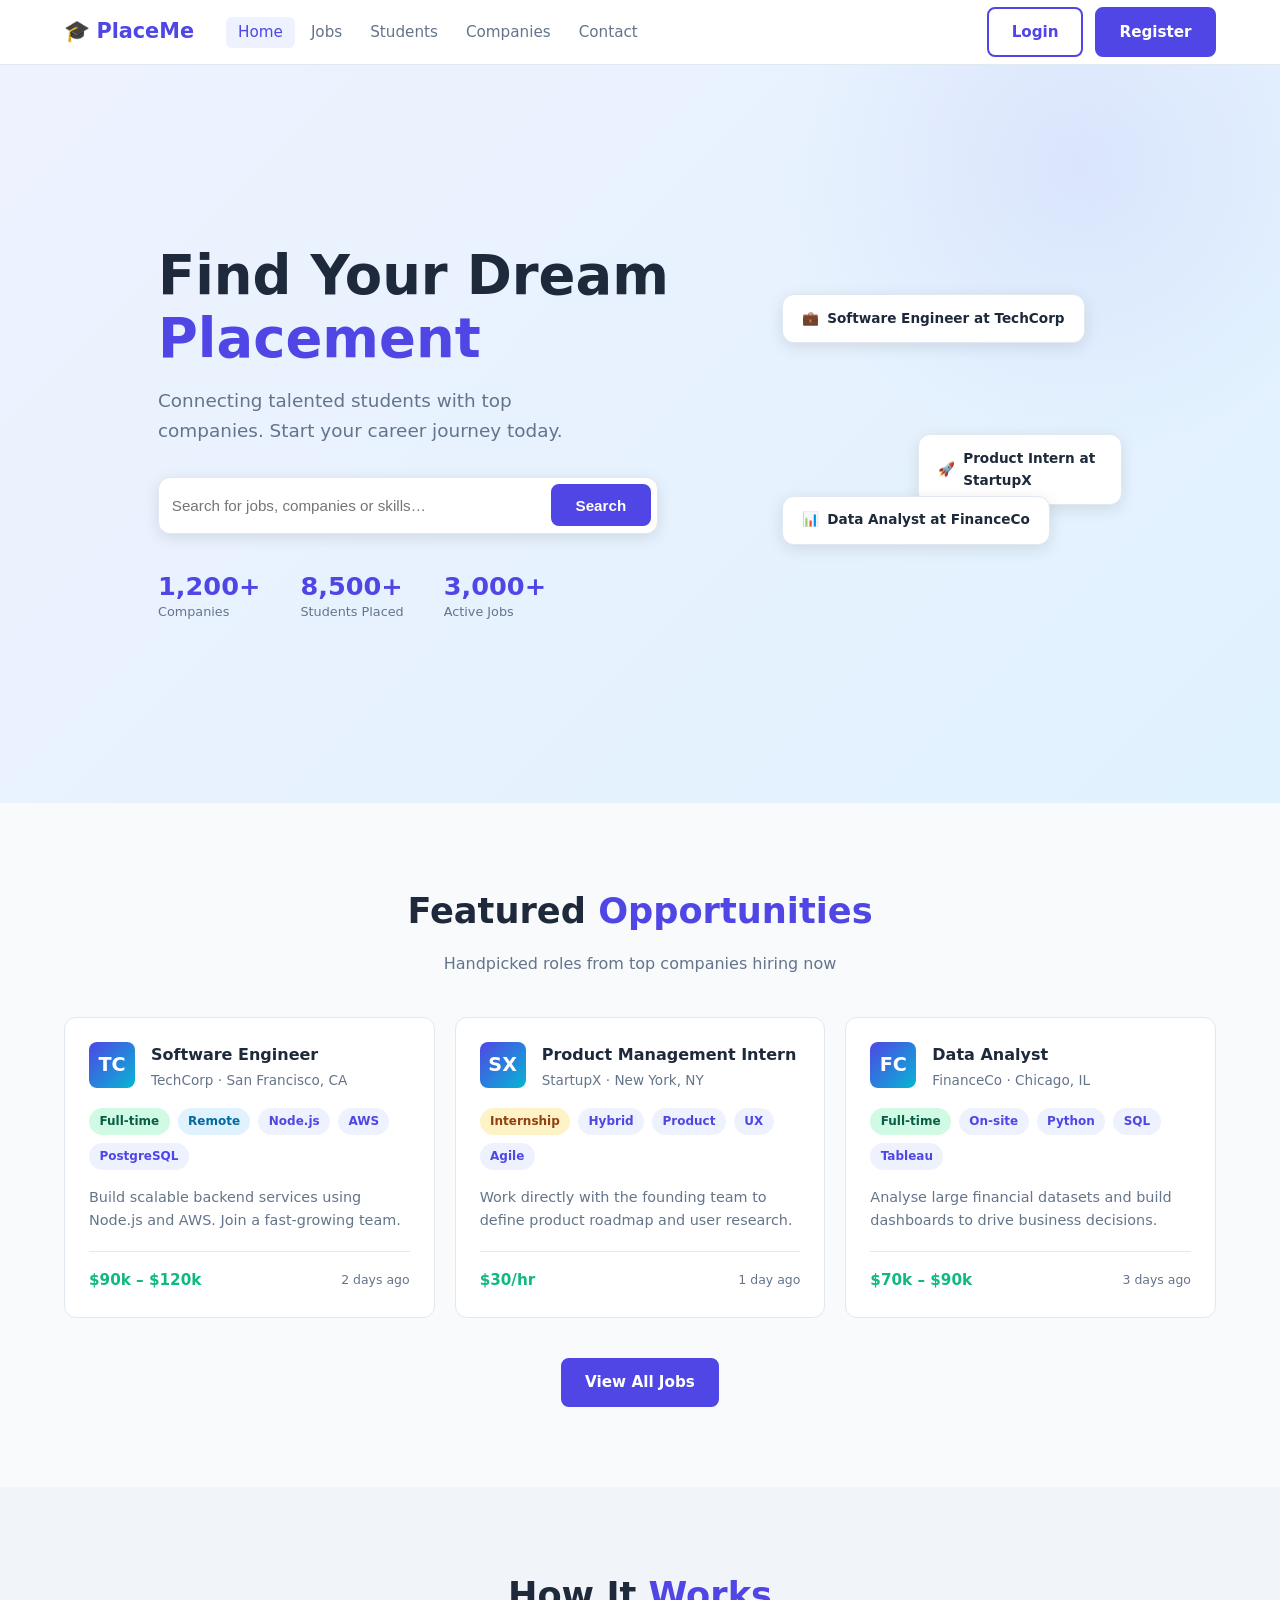
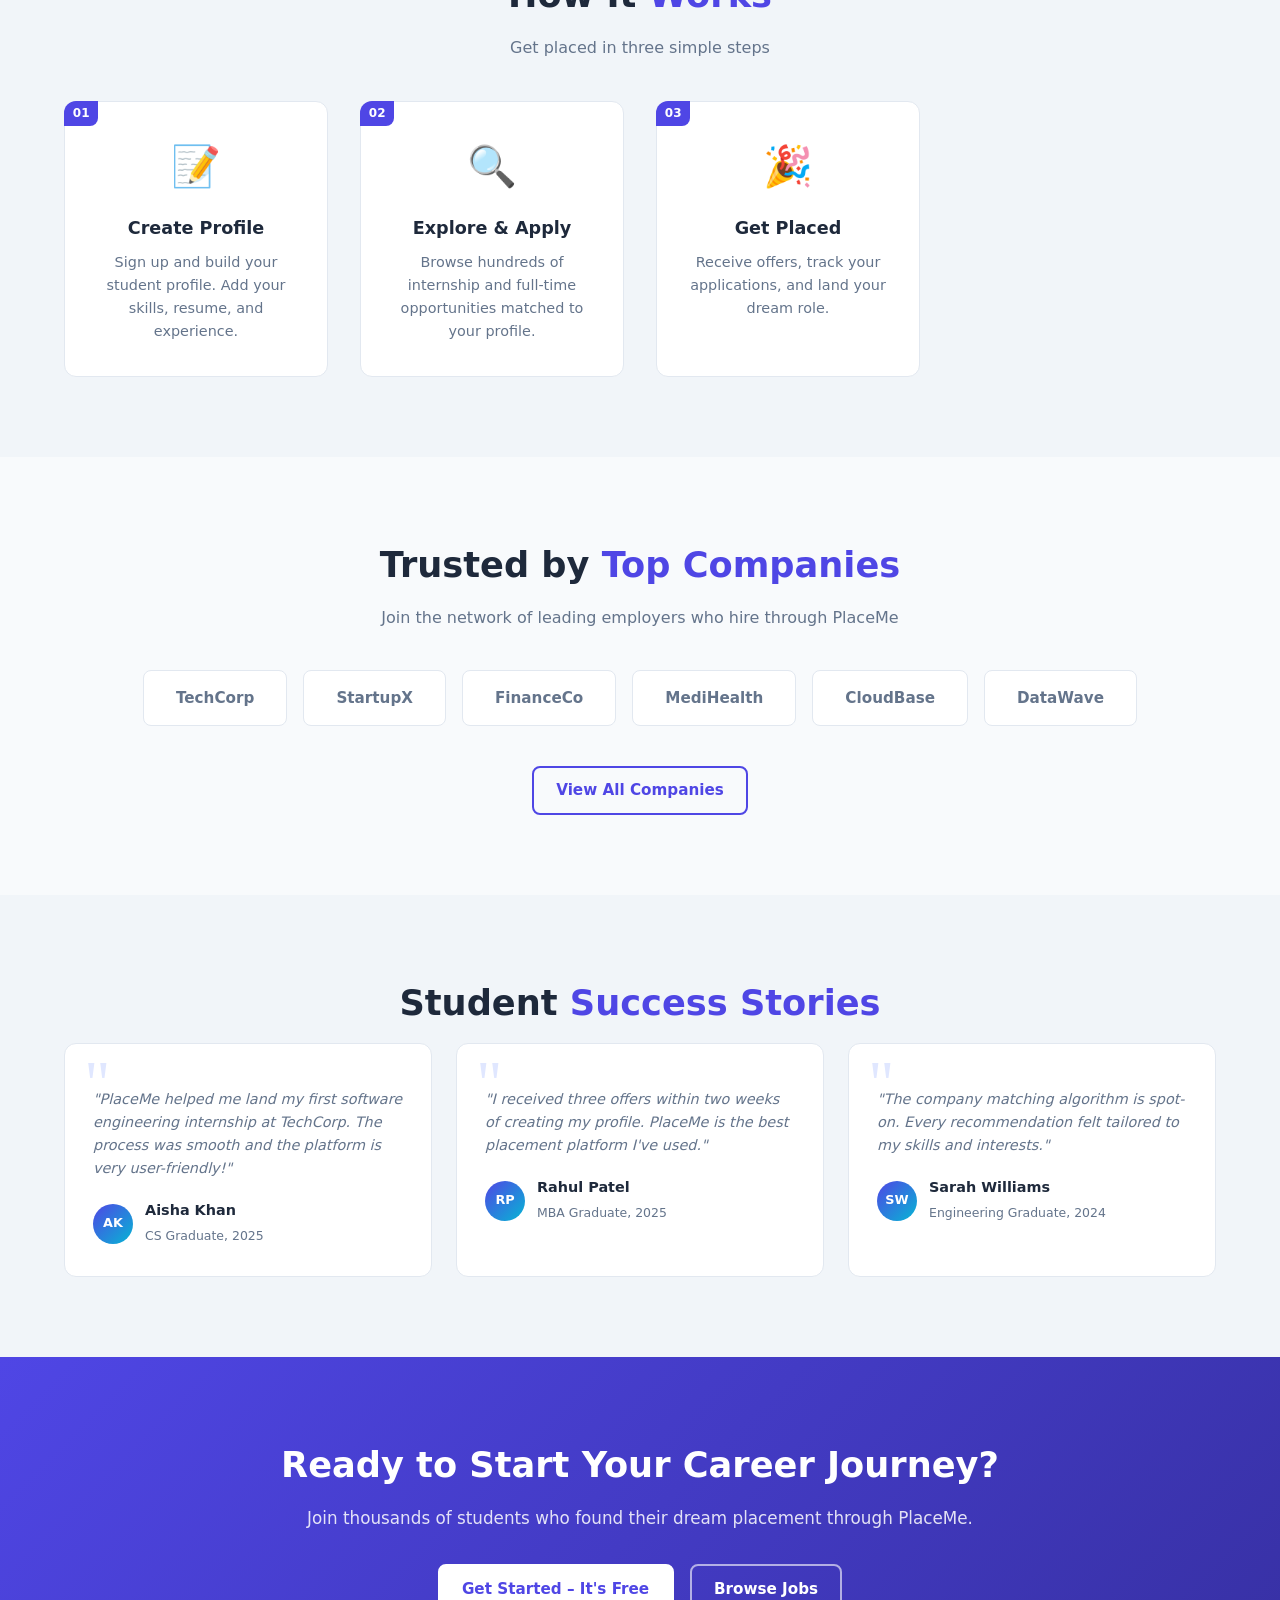
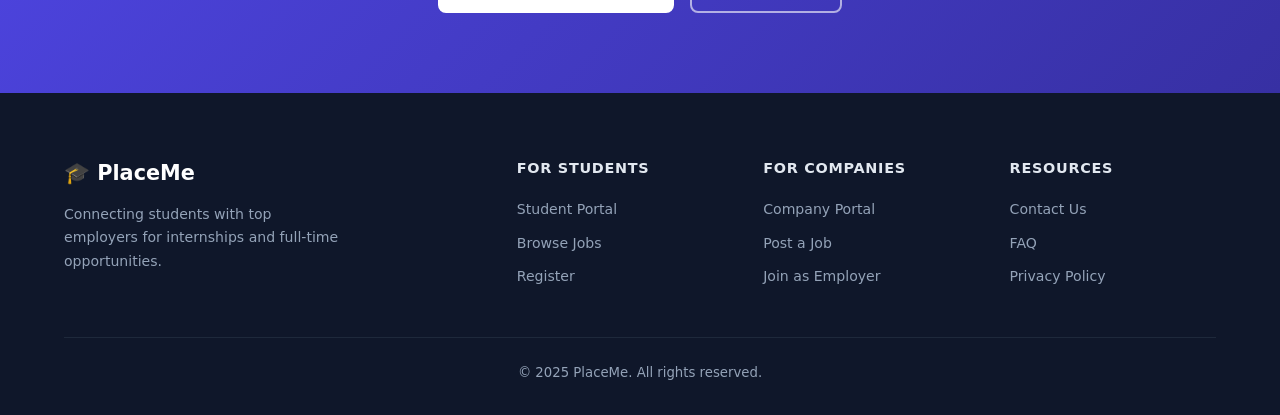
<file: index.html>
<!DOCTYPE html>
<html lang="en">
<head>
  <meta charset="UTF-8" />
  <meta name="viewport" content="width=device-width, initial-scale=1.0" />
  <title>PlaceMe – Your Career Starts Here</title>
  <link rel="stylesheet" href="css/styles.css" />
</head>
<body>
  <!-- Navigation -->
  <nav class="navbar">
    <div class="nav-container">
      <a href="index.html" class="nav-logo">
        <span class="logo-icon">🎓</span> PlaceMe
      </a>
      <ul class="nav-links">
        <li><a href="index.html" class="active">Home</a></li>
        <li><a href="jobs.html">Jobs</a></li>
        <li><a href="students.html">Students</a></li>
        <li><a href="companies.html">Companies</a></li>
        <li><a href="contact.html">Contact</a></li>
      </ul>
      <div class="nav-actions">
        <a href="login.html" class="btn btn-outline">Login</a>
        <a href="register.html" class="btn btn-primary">Register</a>
      </div>
      <button class="nav-toggle" aria-label="Toggle navigation">
        <span></span><span></span><span></span>
      </button>
    </div>
  </nav>

  <!-- Hero Section -->
  <section class="hero">
    <div class="hero-content">
      <h1 class="hero-title">
        Find Your Dream <span class="highlight">Placement</span>
      </h1>
      <p class="hero-subtitle">
        Connecting talented students with top companies. Start your career journey today.
      </p>
      <div class="hero-search">
        <input type="text" id="search-input" placeholder="Search for jobs, companies or skills…" />
        <button class="btn btn-primary" onclick="searchJobs()">Search</button>
      </div>
      <div class="hero-stats">
        <div class="stat">
          <span class="stat-number">1,200+</span>
          <span class="stat-label">Companies</span>
        </div>
        <div class="stat">
          <span class="stat-number">8,500+</span>
          <span class="stat-label">Students Placed</span>
        </div>
        <div class="stat">
          <span class="stat-number">3,000+</span>
          <span class="stat-label">Active Jobs</span>
        </div>
      </div>
    </div>
    <div class="hero-illustration">
      <div class="floating-card card-1">
        <span>💼</span> Software Engineer at TechCorp
      </div>
      <div class="floating-card card-2">
        <span>🚀</span> Product Intern at StartupX
      </div>
      <div class="floating-card card-3">
        <span>📊</span> Data Analyst at FinanceCo
      </div>
    </div>
  </section>

  <!-- Featured Jobs Section -->
  <section class="section" id="featured-jobs">
    <div class="container">
      <h2 class="section-title">Featured <span class="highlight">Opportunities</span></h2>
      <p class="section-subtitle">Handpicked roles from top companies hiring now</p>
      <div class="jobs-grid" id="jobs-grid">
        <!-- Jobs populated by JS -->
      </div>
      <div class="section-cta">
        <a href="jobs.html" class="btn btn-primary">View All Jobs</a>
      </div>
    </div>
  </section>

  <!-- How It Works Section -->
  <section class="section section-alt">
    <div class="container">
      <h2 class="section-title">How It <span class="highlight">Works</span></h2>
      <p class="section-subtitle">Get placed in three simple steps</p>
      <div class="steps-grid">
        <div class="step-card">
          <div class="step-number">01</div>
          <div class="step-icon">📝</div>
          <h3>Create Profile</h3>
          <p>Sign up and build your student profile. Add your skills, resume, and experience.</p>
        </div>
        <div class="step-card">
          <div class="step-number">02</div>
          <div class="step-icon">🔍</div>
          <h3>Explore & Apply</h3>
          <p>Browse hundreds of internship and full-time opportunities matched to your profile.</p>
        </div>
        <div class="step-card">
          <div class="step-number">03</div>
          <div class="step-icon">🎉</div>
          <h3>Get Placed</h3>
          <p>Receive offers, track your applications, and land your dream role.</p>
        </div>
      </div>
    </div>
  </section>

  <!-- Top Companies Section -->
  <section class="section">
    <div class="container">
      <h2 class="section-title">Trusted by <span class="highlight">Top Companies</span></h2>
      <p class="section-subtitle">Join the network of leading employers who hire through PlaceMe</p>
      <div class="companies-logos">
        <div class="company-logo">TechCorp</div>
        <div class="company-logo">StartupX</div>
        <div class="company-logo">FinanceCo</div>
        <div class="company-logo">MediHealth</div>
        <div class="company-logo">CloudBase</div>
        <div class="company-logo">DataWave</div>
      </div>
      <div class="section-cta">
        <a href="companies.html" class="btn btn-outline">View All Companies</a>
      </div>
    </div>
  </section>

  <!-- Testimonials Section -->
  <section class="section section-alt">
    <div class="container">
      <h2 class="section-title">Student <span class="highlight">Success Stories</span></h2>
      <div class="testimonials-grid">
        <div class="testimonial-card">
          <p class="testimonial-text">"PlaceMe helped me land my first software engineering internship at TechCorp. The process was smooth and the platform is very user-friendly!"</p>
          <div class="testimonial-author">
            <div class="author-avatar">AK</div>
            <div>
              <strong>Aisha Khan</strong>
              <span>CS Graduate, 2025</span>
            </div>
          </div>
        </div>
        <div class="testimonial-card">
          <p class="testimonial-text">"I received three offers within two weeks of creating my profile. PlaceMe is the best placement platform I've used."</p>
          <div class="testimonial-author">
            <div class="author-avatar">RP</div>
            <div>
              <strong>Rahul Patel</strong>
              <span>MBA Graduate, 2025</span>
            </div>
          </div>
        </div>
        <div class="testimonial-card">
          <p class="testimonial-text">"The company matching algorithm is spot-on. Every recommendation felt tailored to my skills and interests."</p>
          <div class="testimonial-author">
            <div class="author-avatar">SW</div>
            <div>
              <strong>Sarah Williams</strong>
              <span>Engineering Graduate, 2024</span>
            </div>
          </div>
        </div>
      </div>
    </div>
  </section>

  <!-- CTA Banner -->
  <section class="cta-banner">
    <div class="container">
      <h2>Ready to Start Your Career Journey?</h2>
      <p>Join thousands of students who found their dream placement through PlaceMe.</p>
      <div class="cta-buttons">
        <a href="register.html" class="btn btn-light">Get Started – It's Free</a>
        <a href="jobs.html" class="btn btn-outline-light">Browse Jobs</a>
      </div>
    </div>
  </section>

  <!-- Footer -->
  <footer class="footer">
    <div class="container">
      <div class="footer-grid">
        <div class="footer-brand">
          <a href="index.html" class="nav-logo">🎓 PlaceMe</a>
          <p>Connecting students with top employers for internships and full-time opportunities.</p>
        </div>
        <div class="footer-links">
          <h4>For Students</h4>
          <ul>
            <li><a href="students.html">Student Portal</a></li>
            <li><a href="jobs.html">Browse Jobs</a></li>
            <li><a href="register.html">Register</a></li>
          </ul>
        </div>
        <div class="footer-links">
          <h4>For Companies</h4>
          <ul>
            <li><a href="companies.html">Company Portal</a></li>
            <li><a href="post-job.html">Post a Job</a></li>
            <li><a href="register.html?type=company">Join as Employer</a></li>
          </ul>
        </div>
        <div class="footer-links">
          <h4>Resources</h4>
          <ul>
            <li><a href="contact.html">Contact Us</a></li>
            <li><a href="#">FAQ</a></li>
            <li><a href="#">Privacy Policy</a></li>
          </ul>
        </div>
      </div>
      <div class="footer-bottom">
        <p>© 2025 PlaceMe. All rights reserved.</p>
      </div>
    </div>
  </footer>

  <script src="js/main.js"></script>
</body>
</html>
</file>
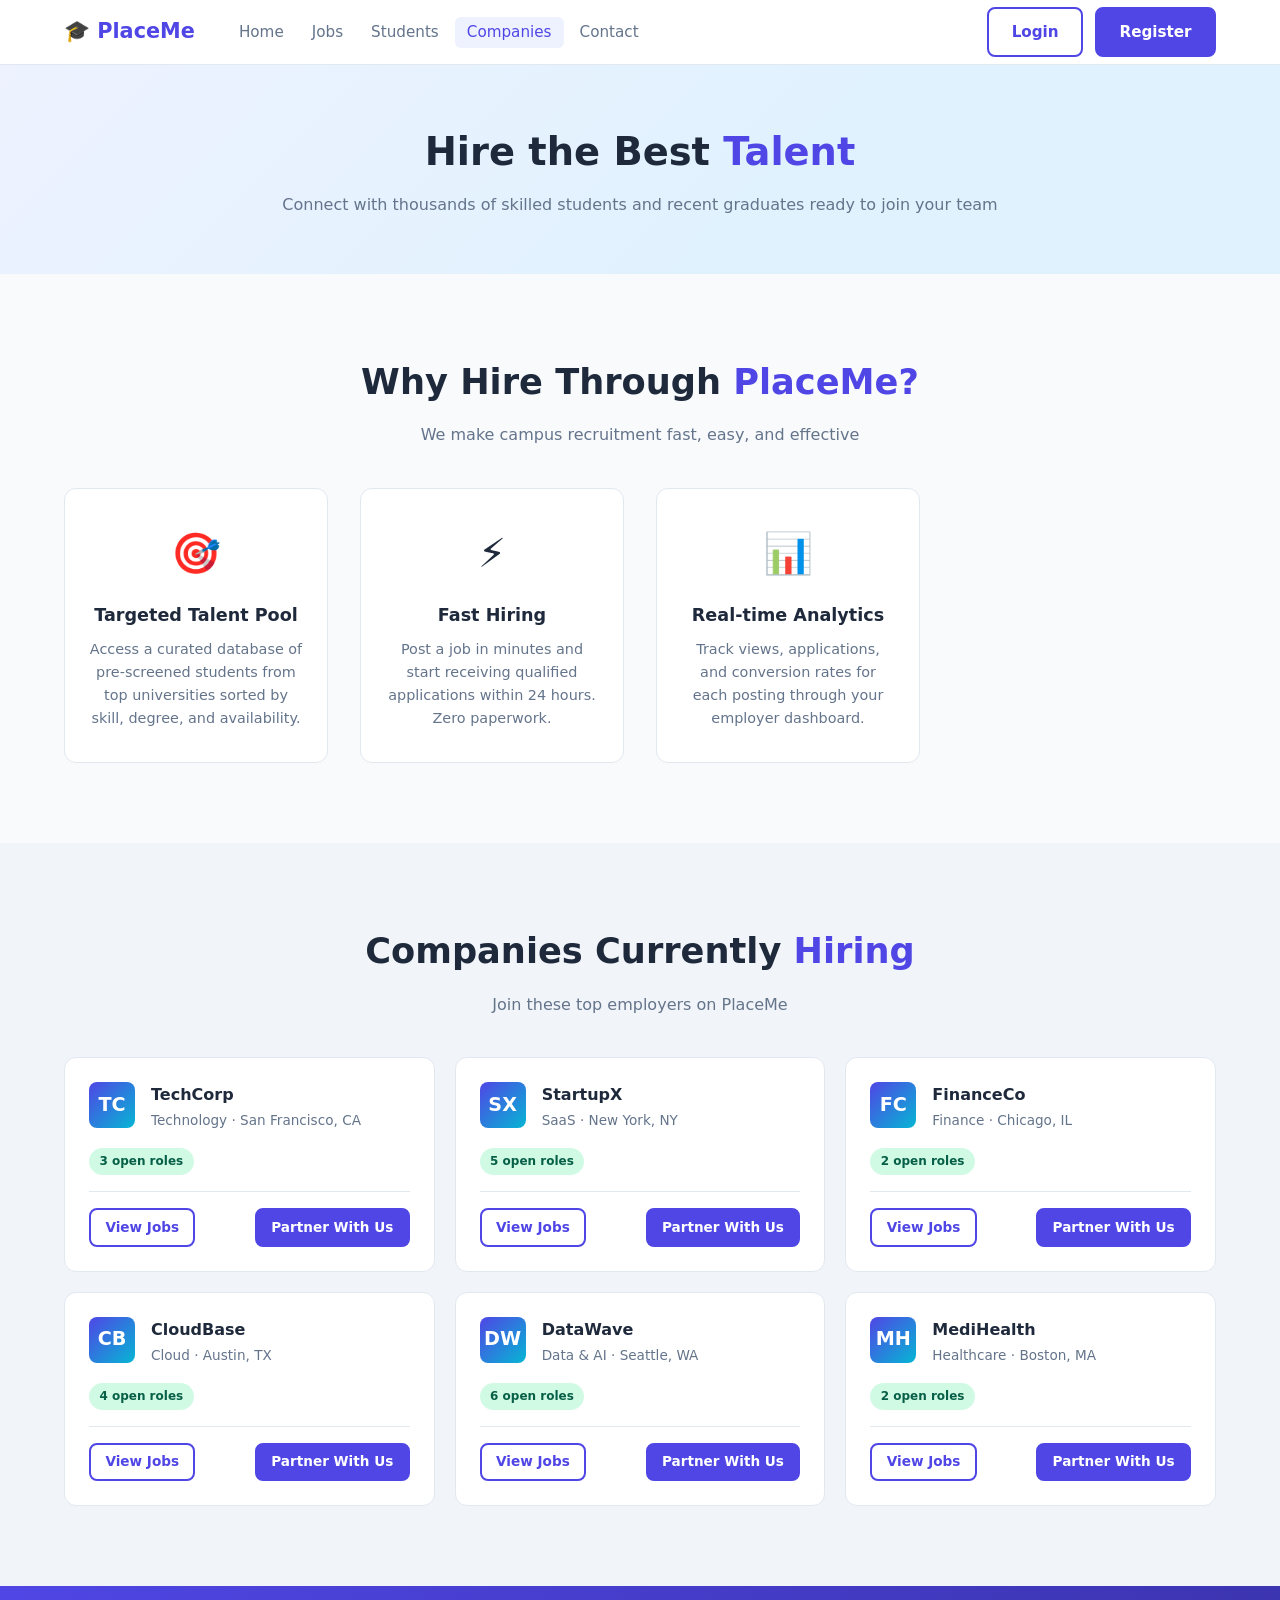
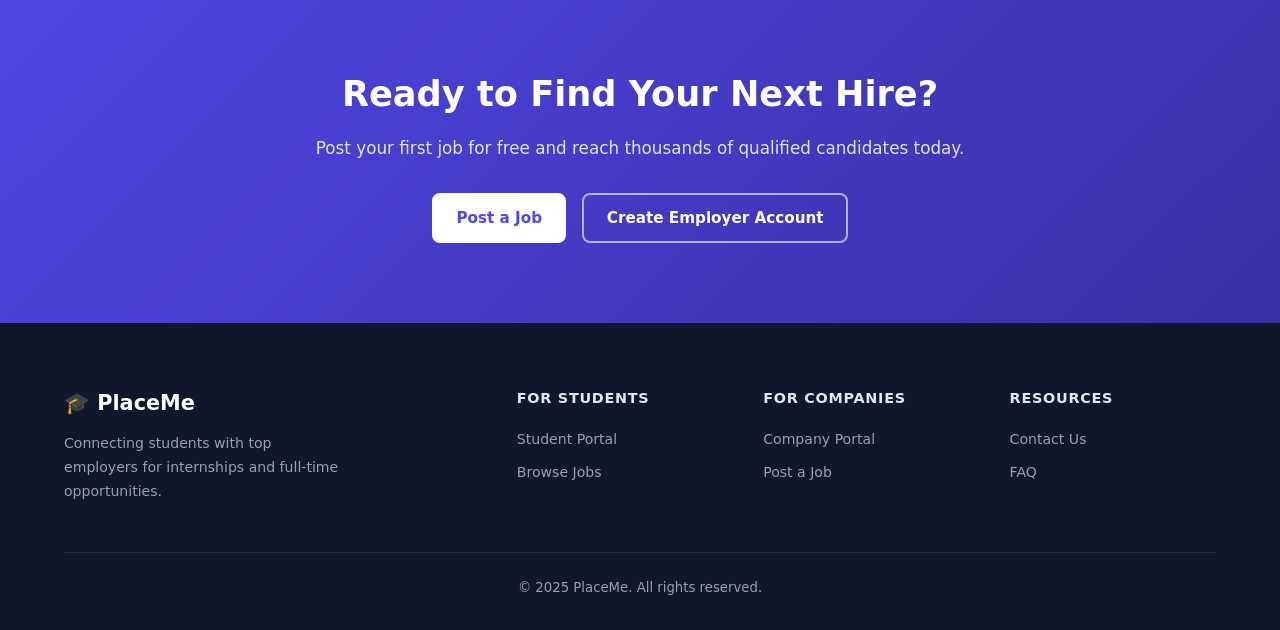
<file: companies.html>
<!DOCTYPE html>
<html lang="en">
<head>
  <meta charset="UTF-8" />
  <meta name="viewport" content="width=device-width, initial-scale=1.0" />
  <title>For Companies – PlaceMe</title>
  <link rel="stylesheet" href="css/styles.css" />
</head>
<body>
  <!-- Navigation -->
  <nav class="navbar">
    <div class="nav-container">
      <a href="index.html" class="nav-logo">🎓 PlaceMe</a>
      <ul class="nav-links">
        <li><a href="index.html">Home</a></li>
        <li><a href="jobs.html">Jobs</a></li>
        <li><a href="students.html">Students</a></li>
        <li><a href="companies.html" class="active">Companies</a></li>
        <li><a href="contact.html">Contact</a></li>
      </ul>
      <div class="nav-actions">
        <a href="login.html" class="btn btn-outline">Login</a>
        <a href="register.html?type=company" class="btn btn-primary">Register</a>
      </div>
      <button class="nav-toggle" aria-label="Toggle navigation">
        <span></span><span></span><span></span>
      </button>
    </div>
  </nav>

  <!-- Page Hero -->
  <section class="page-hero">
    <div class="container">
      <h1>Hire the Best <span class="highlight">Talent</span></h1>
      <p>Connect with thousands of skilled students and recent graduates ready to join your team</p>
    </div>
  </section>

  <!-- Why PlaceMe for Companies -->
  <section class="section">
    <div class="container">
      <h2 class="section-title">Why Hire Through <span class="highlight">PlaceMe?</span></h2>
      <p class="section-subtitle">We make campus recruitment fast, easy, and effective</p>
      <div class="steps-grid">
        <div class="step-card">
          <div class="step-icon">🎯</div>
          <h3>Targeted Talent Pool</h3>
          <p>Access a curated database of pre-screened students from top universities sorted by skill, degree, and availability.</p>
        </div>
        <div class="step-card">
          <div class="step-icon">⚡</div>
          <h3>Fast Hiring</h3>
          <p>Post a job in minutes and start receiving qualified applications within 24 hours. Zero paperwork.</p>
        </div>
        <div class="step-card">
          <div class="step-icon">📊</div>
          <h3>Real-time Analytics</h3>
          <p>Track views, applications, and conversion rates for each posting through your employer dashboard.</p>
        </div>
      </div>
    </div>
  </section>

  <!-- Hiring Companies Section -->
  <section class="section section-alt">
    <div class="container">
      <h2 class="section-title">Companies Currently <span class="highlight">Hiring</span></h2>
      <p class="section-subtitle">Join these top employers on PlaceMe</p>
      <div class="jobs-grid" id="company-cards"></div>
    </div>
  </section>

  <!-- Post a Job CTA -->
  <section class="cta-banner">
    <div class="container">
      <h2>Ready to Find Your Next Hire?</h2>
      <p>Post your first job for free and reach thousands of qualified candidates today.</p>
      <div class="cta-buttons">
        <a href="post-job.html" class="btn btn-light">Post a Job</a>
        <a href="register.html?type=company" class="btn btn-outline-light">Create Employer Account</a>
      </div>
    </div>
  </section>

  <!-- Footer -->
  <footer class="footer">
    <div class="container">
      <div class="footer-grid">
        <div class="footer-brand">
          <a href="index.html" class="nav-logo">🎓 PlaceMe</a>
          <p>Connecting students with top employers for internships and full-time opportunities.</p>
        </div>
        <div class="footer-links">
          <h4>For Students</h4>
          <ul>
            <li><a href="students.html">Student Portal</a></li>
            <li><a href="jobs.html">Browse Jobs</a></li>
          </ul>
        </div>
        <div class="footer-links">
          <h4>For Companies</h4>
          <ul>
            <li><a href="companies.html">Company Portal</a></li>
            <li><a href="post-job.html">Post a Job</a></li>
          </ul>
        </div>
        <div class="footer-links">
          <h4>Resources</h4>
          <ul>
            <li><a href="contact.html">Contact Us</a></li>
            <li><a href="#">FAQ</a></li>
          </ul>
        </div>
      </div>
      <div class="footer-bottom">
        <p>© 2025 PlaceMe. All rights reserved.</p>
      </div>
    </div>
  </footer>

  <script src="js/main.js"></script>
  <script>
    document.addEventListener("DOMContentLoaded", () => {
      const companies = [
        { logo: "TC", name: "TechCorp",   industry: "Technology", openRoles: 3, location: "San Francisco, CA" },
        { logo: "SX", name: "StartupX",  industry: "SaaS",        openRoles: 5, location: "New York, NY" },
        { logo: "FC", name: "FinanceCo", industry: "Finance",     openRoles: 2, location: "Chicago, IL" },
        { logo: "CB", name: "CloudBase", industry: "Cloud",       openRoles: 4, location: "Austin, TX" },
        { logo: "DW", name: "DataWave",  industry: "Data & AI",   openRoles: 6, location: "Seattle, WA" },
        { logo: "MH", name: "MediHealth",industry: "Healthcare",  openRoles: 2, location: "Boston, MA" },
      ];

      const grid = document.getElementById("company-cards");
      grid.innerHTML = companies.map(c => `
        <div class="job-card">
          <div class="job-card-header">
            <div class="company-avatar">${c.logo}</div>
            <div>
              <div class="job-title">${c.name}</div>
              <div class="job-company">${c.industry} · ${c.location}</div>
            </div>
          </div>
          <div class="job-meta">
            <span class="badge badge-success">${c.openRoles} open roles</span>
          </div>
          <div class="job-footer">
            <a href="jobs.html" class="btn btn-outline btn-sm">View Jobs</a>
            <a href="register.html?type=company" class="btn btn-primary btn-sm">Partner With Us</a>
          </div>
        </div>`).join("");
    });
  </script>
</body>
</html>
</file>
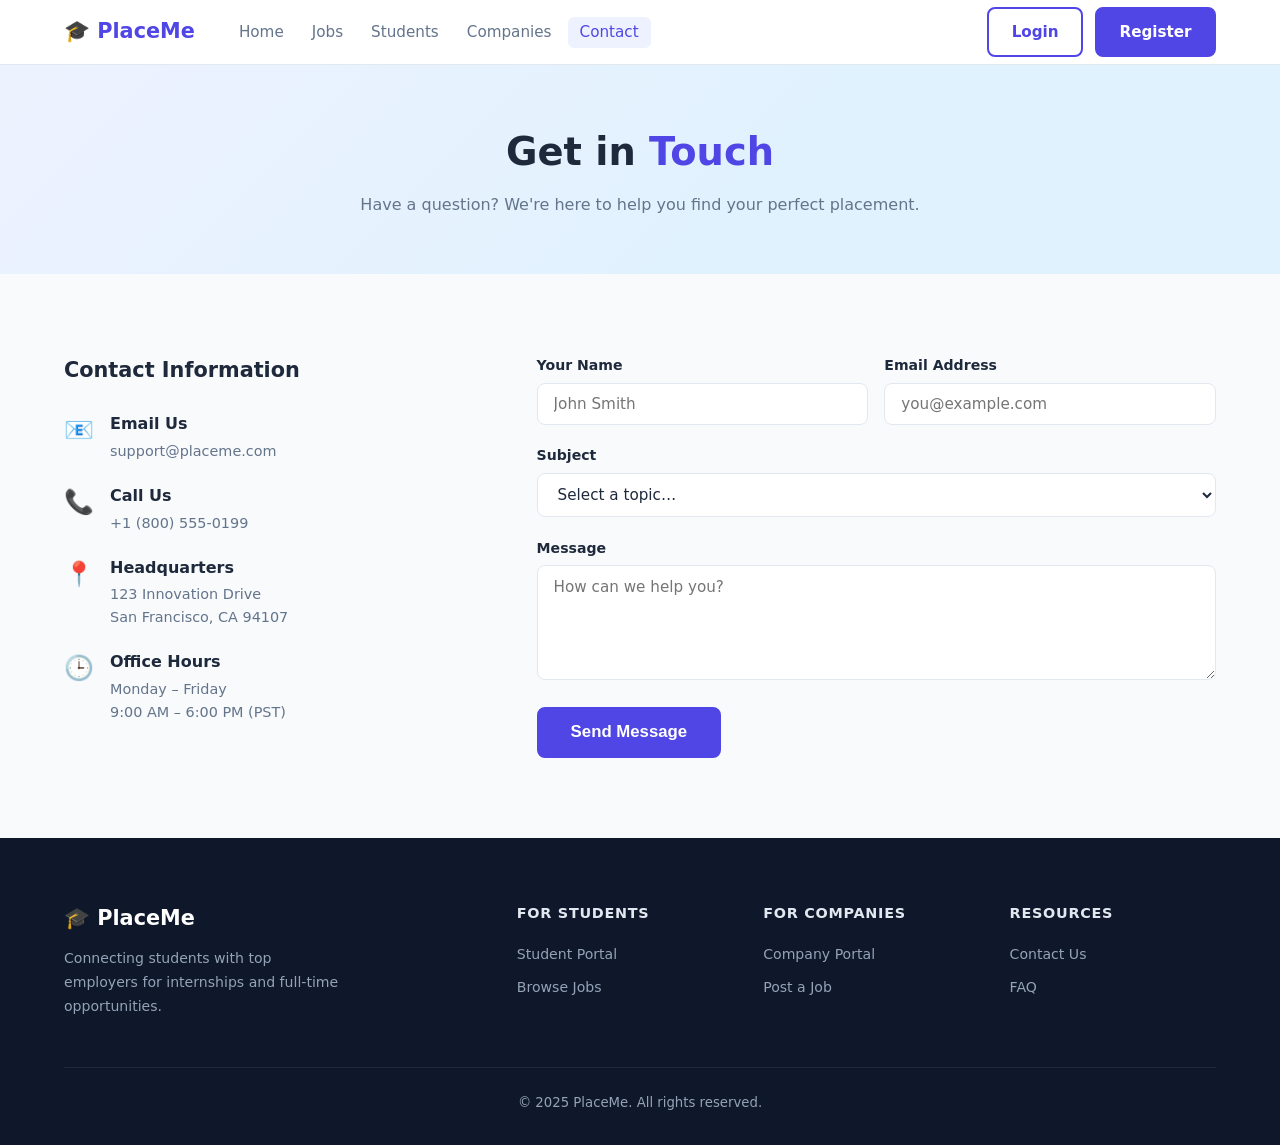
<file: contact.html>
<!DOCTYPE html>
<html lang="en">
<head>
  <meta charset="UTF-8" />
  <meta name="viewport" content="width=device-width, initial-scale=1.0" />
  <title>Contact Us – PlaceMe</title>
  <link rel="stylesheet" href="css/styles.css" />
</head>
<body>
  <!-- Navigation -->
  <nav class="navbar">
    <div class="nav-container">
      <a href="index.html" class="nav-logo">🎓 PlaceMe</a>
      <ul class="nav-links">
        <li><a href="index.html">Home</a></li>
        <li><a href="jobs.html">Jobs</a></li>
        <li><a href="students.html">Students</a></li>
        <li><a href="companies.html">Companies</a></li>
        <li><a href="contact.html" class="active">Contact</a></li>
      </ul>
      <div class="nav-actions">
        <a href="login.html" class="btn btn-outline">Login</a>
        <a href="register.html" class="btn btn-primary">Register</a>
      </div>
      <button class="nav-toggle" aria-label="Toggle navigation">
        <span></span><span></span><span></span>
      </button>
    </div>
  </nav>

  <!-- Page Hero -->
  <section class="page-hero">
    <div class="container">
      <h1>Get in <span class="highlight">Touch</span></h1>
      <p>Have a question? We're here to help you find your perfect placement.</p>
    </div>
  </section>

  <!-- Contact Content -->
  <section class="section">
    <div class="container" style="display:grid;grid-template-columns:1fr 1.6fr;gap:3rem;align-items:start">

      <!-- Contact Info -->
      <div>
        <h2 style="font-size:1.3rem;font-weight:700;margin-bottom:1.5rem">Contact Information</h2>

        <div style="display:flex;flex-direction:column;gap:1.25rem">
          <div style="display:flex;align-items:flex-start;gap:1rem">
            <div style="font-size:1.5rem">📧</div>
            <div>
              <strong>Email Us</strong>
              <p style="color:var(--text-muted);font-size:.9rem;margin-top:.2rem">support@placeme.com</p>
            </div>
          </div>
          <div style="display:flex;align-items:flex-start;gap:1rem">
            <div style="font-size:1.5rem">📞</div>
            <div>
              <strong>Call Us</strong>
              <p style="color:var(--text-muted);font-size:.9rem;margin-top:.2rem">+1 (800) 555-0199</p>
            </div>
          </div>
          <div style="display:flex;align-items:flex-start;gap:1rem">
            <div style="font-size:1.5rem">📍</div>
            <div>
              <strong>Headquarters</strong>
              <p style="color:var(--text-muted);font-size:.9rem;margin-top:.2rem">123 Innovation Drive<br/>San Francisco, CA 94107</p>
            </div>
          </div>
          <div style="display:flex;align-items:flex-start;gap:1rem">
            <div style="font-size:1.5rem">🕒</div>
            <div>
              <strong>Office Hours</strong>
              <p style="color:var(--text-muted);font-size:.9rem;margin-top:.2rem">Monday – Friday<br/>9:00 AM – 6:00 PM (PST)</p>
            </div>
          </div>
        </div>
      </div>

      <!-- Contact Form -->
      <div>
        <div id="contact-success" class="alert alert-success" style="display:none">
          <span>✅</span> Thanks for reaching out! We'll get back to you within 24 hours.
        </div>

        <form id="contact-form" novalidate>
          <div style="display:grid;grid-template-columns:1fr 1fr;gap:1rem">
            <div class="form-group">
              <label class="form-label" for="contact-name">Your Name</label>
              <input type="text" id="contact-name" class="form-control" placeholder="John Smith" />
            </div>
            <div class="form-group">
              <label class="form-label" for="contact-email">Email Address</label>
              <input type="email" id="contact-email" class="form-control" placeholder="you@example.com" />
            </div>
          </div>
          <div class="form-group">
            <label class="form-label" for="contact-subject">Subject</label>
            <select id="contact-subject" class="form-control">
              <option value="">Select a topic…</option>
              <option>General Enquiry</option>
              <option>Student Support</option>
              <option>Employer / Company</option>
              <option>Technical Issue</option>
              <option>Other</option>
            </select>
          </div>
          <div class="form-group">
            <label class="form-label" for="contact-message">Message</label>
            <textarea id="contact-message" class="form-control" rows="5" placeholder="How can we help you?"></textarea>
          </div>
          <button type="submit" class="btn btn-primary btn-lg">Send Message</button>
        </form>
      </div>
    </div>
  </section>

  <!-- Footer -->
  <footer class="footer">
    <div class="container">
      <div class="footer-grid">
        <div class="footer-brand">
          <a href="index.html" class="nav-logo">🎓 PlaceMe</a>
          <p>Connecting students with top employers for internships and full-time opportunities.</p>
        </div>
        <div class="footer-links">
          <h4>For Students</h4>
          <ul>
            <li><a href="students.html">Student Portal</a></li>
            <li><a href="jobs.html">Browse Jobs</a></li>
          </ul>
        </div>
        <div class="footer-links">
          <h4>For Companies</h4>
          <ul>
            <li><a href="companies.html">Company Portal</a></li>
            <li><a href="post-job.html">Post a Job</a></li>
          </ul>
        </div>
        <div class="footer-links">
          <h4>Resources</h4>
          <ul>
            <li><a href="contact.html">Contact Us</a></li>
            <li><a href="#">FAQ</a></li>
          </ul>
        </div>
      </div>
      <div class="footer-bottom">
        <p>© 2025 PlaceMe. All rights reserved.</p>
      </div>
    </div>
  </footer>

  <script src="js/main.js"></script>
</body>
</html>
</file>
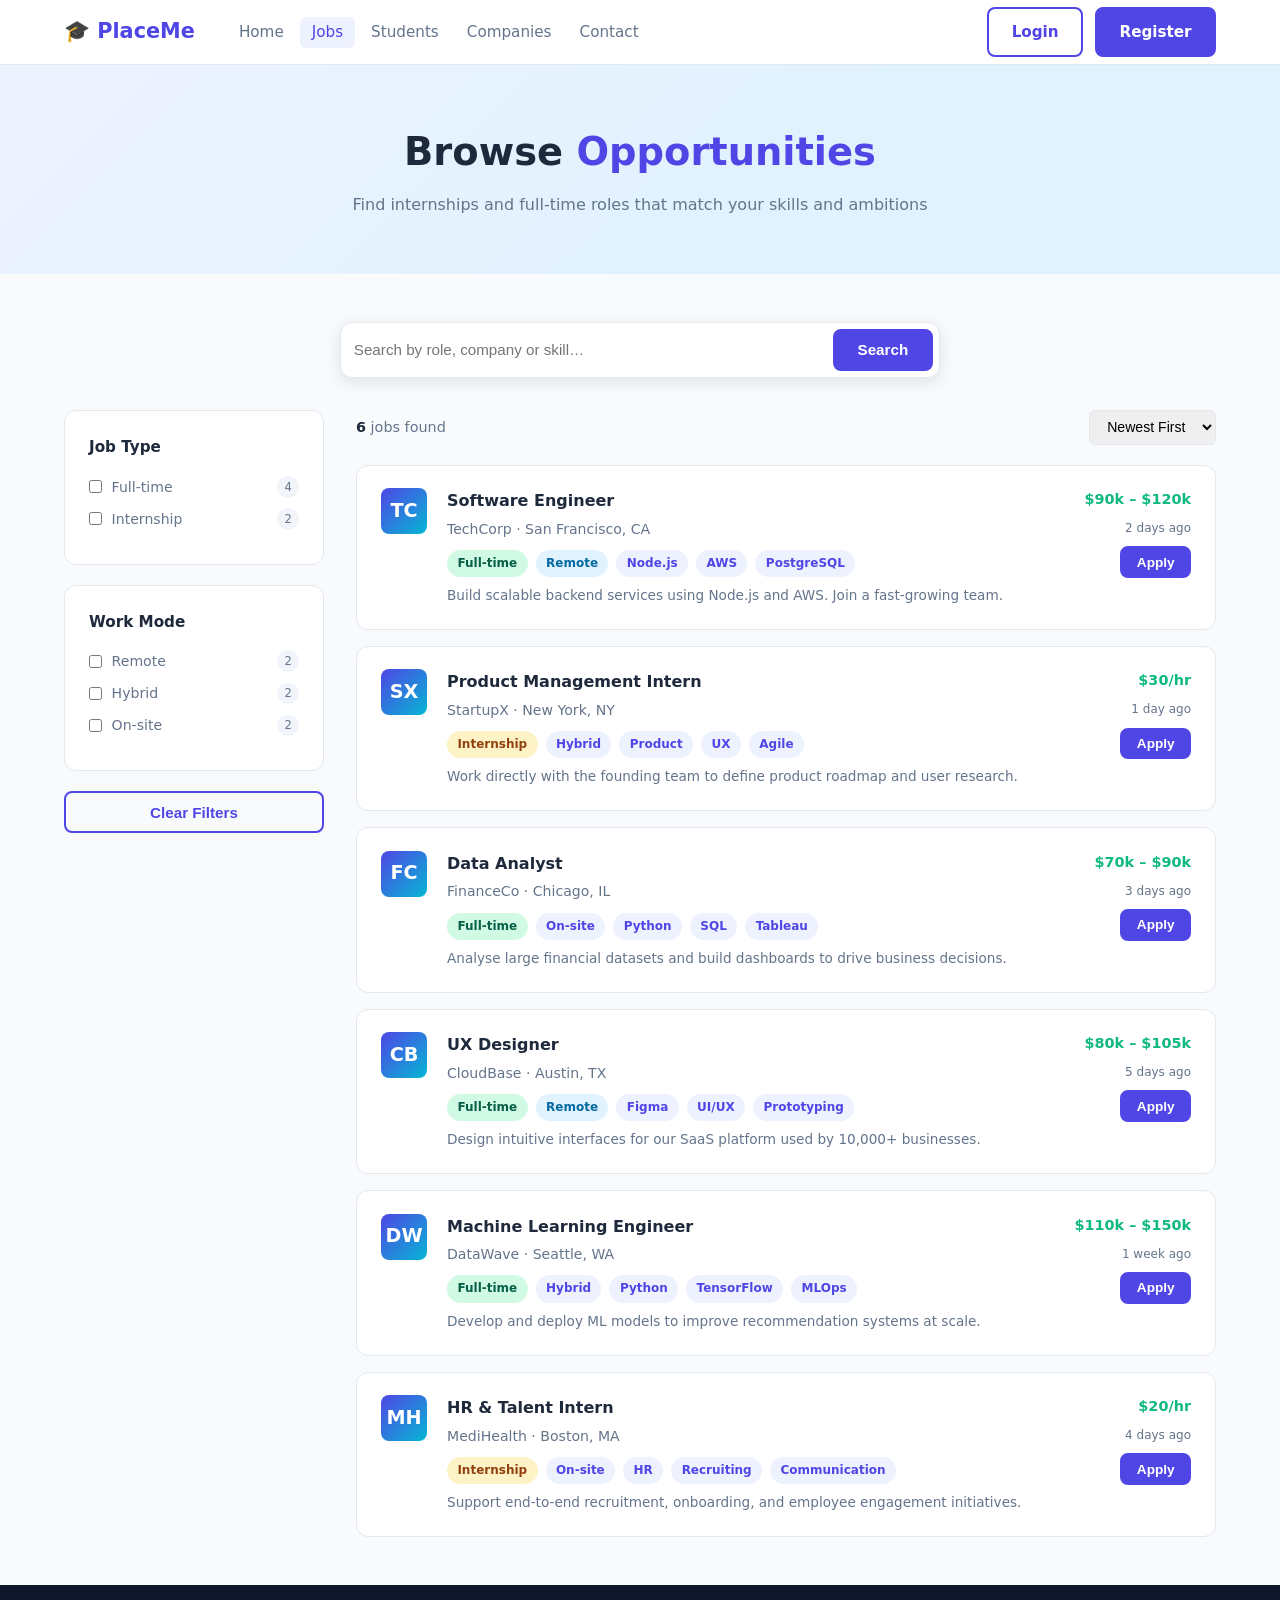
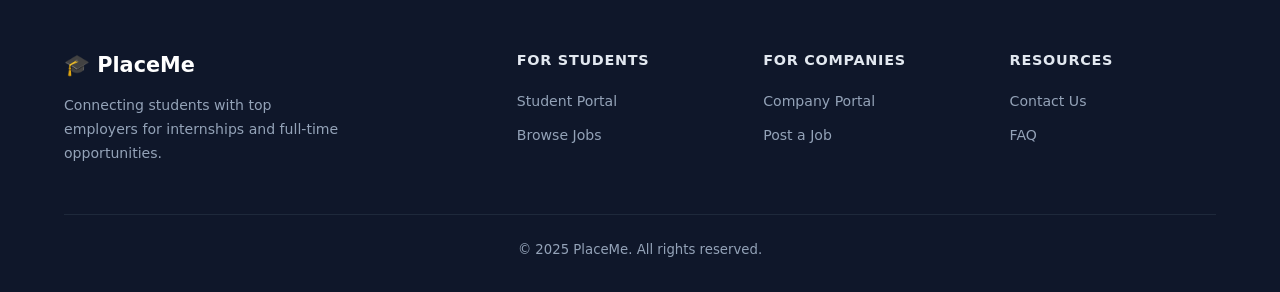
<file: jobs.html>
<!DOCTYPE html>
<html lang="en">
<head>
  <meta charset="UTF-8" />
  <meta name="viewport" content="width=device-width, initial-scale=1.0" />
  <title>Browse Jobs – PlaceMe</title>
  <link rel="stylesheet" href="css/styles.css" />
</head>
<body>
  <!-- Navigation -->
  <nav class="navbar">
    <div class="nav-container">
      <a href="index.html" class="nav-logo">🎓 PlaceMe</a>
      <ul class="nav-links">
        <li><a href="index.html">Home</a></li>
        <li><a href="jobs.html" class="active">Jobs</a></li>
        <li><a href="students.html">Students</a></li>
        <li><a href="companies.html">Companies</a></li>
        <li><a href="contact.html">Contact</a></li>
      </ul>
      <div class="nav-actions">
        <a href="login.html" class="btn btn-outline">Login</a>
        <a href="register.html" class="btn btn-primary">Register</a>
      </div>
      <button class="nav-toggle" aria-label="Toggle navigation">
        <span></span><span></span><span></span>
      </button>
    </div>
  </nav>

  <!-- Page Hero -->
  <section class="page-hero">
    <div class="container">
      <h1>Browse <span class="highlight">Opportunities</span></h1>
      <p>Find internships and full-time roles that match your skills and ambitions</p>
    </div>
  </section>

  <!-- Jobs Content -->
  <div class="jobs-page">
    <div class="container">
      <!-- Search Bar -->
      <div class="hero-search" style="max-width:600px;margin:0 auto 2rem">
        <input type="text" id="jobs-search" placeholder="Search by role, company or skill…" />
        <button class="btn btn-primary" onclick="filterJobs()">Search</button>
      </div>

      <div class="jobs-layout">
        <!-- Filters Sidebar -->
        <aside class="filters-sidebar">
          <div class="filter-card">
            <h3>Job Type</h3>
            <div class="filter-option">
              <input type="checkbox" id="type-ft" class="filter-type" value="Full-time" />
              <label for="type-ft">Full-time</label>
              <span class="filter-count">4</span>
            </div>
            <div class="filter-option">
              <input type="checkbox" id="type-int" class="filter-type" value="Internship" />
              <label for="type-int">Internship</label>
              <span class="filter-count">2</span>
            </div>
          </div>

          <div class="filter-card">
            <h3>Work Mode</h3>
            <div class="filter-option">
              <input type="checkbox" id="mode-remote" class="filter-mode" value="Remote" />
              <label for="mode-remote">Remote</label>
              <span class="filter-count">2</span>
            </div>
            <div class="filter-option">
              <input type="checkbox" id="mode-hybrid" class="filter-mode" value="Hybrid" />
              <label for="mode-hybrid">Hybrid</label>
              <span class="filter-count">2</span>
            </div>
            <div class="filter-option">
              <input type="checkbox" id="mode-onsite" class="filter-mode" value="On-site" />
              <label for="mode-onsite">On-site</label>
              <span class="filter-count">2</span>
            </div>
          </div>

          <button class="btn btn-outline btn-block" onclick="clearFilters()">Clear Filters</button>
        </aside>

        <!-- Jobs List -->
        <div class="jobs-main">
          <div class="jobs-toolbar">
            <span class="jobs-count"><strong id="jobs-count-num">6</strong> jobs found</span>
            <div class="jobs-sort">
              <select id="sort-select">
                <option value="newest">Newest First</option>
                <option value="salary">By Salary</option>
              </select>
            </div>
          </div>
          <div class="jobs-list" id="jobs-list">
            <!-- Jobs rendered by JS -->
          </div>
        </div>
      </div>
    </div>
  </div>

  <!-- Footer -->
  <footer class="footer">
    <div class="container">
      <div class="footer-grid">
        <div class="footer-brand">
          <a href="index.html" class="nav-logo">🎓 PlaceMe</a>
          <p>Connecting students with top employers for internships and full-time opportunities.</p>
        </div>
        <div class="footer-links">
          <h4>For Students</h4>
          <ul>
            <li><a href="students.html">Student Portal</a></li>
            <li><a href="jobs.html">Browse Jobs</a></li>
          </ul>
        </div>
        <div class="footer-links">
          <h4>For Companies</h4>
          <ul>
            <li><a href="companies.html">Company Portal</a></li>
            <li><a href="post-job.html">Post a Job</a></li>
          </ul>
        </div>
        <div class="footer-links">
          <h4>Resources</h4>
          <ul>
            <li><a href="contact.html">Contact Us</a></li>
            <li><a href="#">FAQ</a></li>
          </ul>
        </div>
      </div>
      <div class="footer-bottom">
        <p>© 2025 PlaceMe. All rights reserved.</p>
      </div>
    </div>
  </footer>

  <script src="js/main.js"></script>
  <script>
    function clearFilters() {
      document.querySelectorAll(".filter-type, .filter-mode").forEach(el => el.checked = false);
      document.getElementById("jobs-search").value = "";
      filterJobs();
    }
  </script>
</body>
</html>
</file>
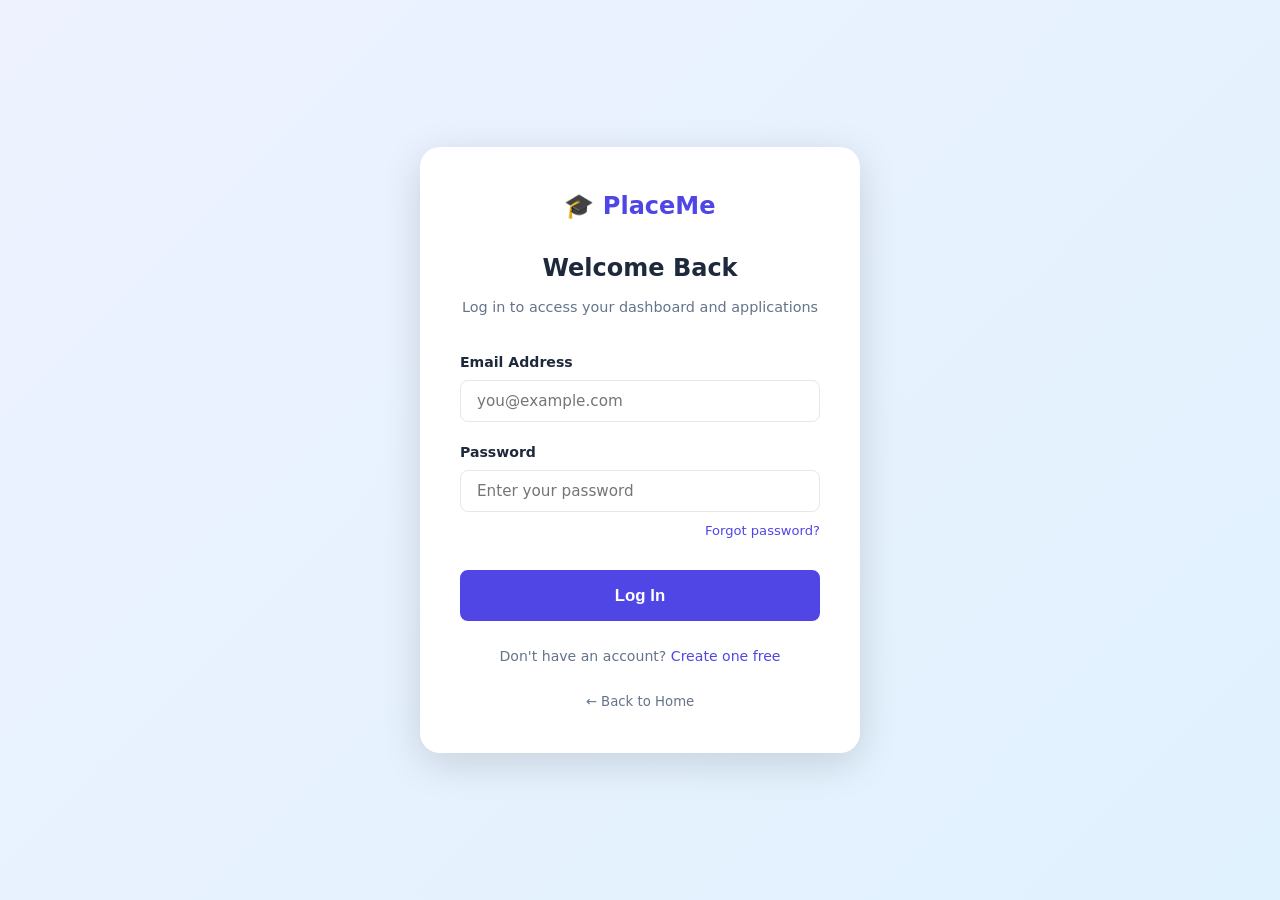
<file: login.html>
<!DOCTYPE html>
<html lang="en">
<head>
  <meta charset="UTF-8" />
  <meta name="viewport" content="width=device-width, initial-scale=1.0" />
  <title>Login – PlaceMe</title>
  <link rel="stylesheet" href="css/styles.css" />
</head>
<body>
  <div class="auth-page">
    <div class="auth-card">
      <div class="auth-logo">🎓 PlaceMe</div>
      <h1 class="auth-title">Welcome Back</h1>
      <p class="auth-subtitle">Log in to access your dashboard and applications</p>

      <form id="login-form" novalidate>
        <div class="form-group">
          <label class="form-label" for="login-email">Email Address</label>
          <input type="email" id="login-email" class="form-control" placeholder="you@example.com" autocomplete="email" />
        </div>
        <div class="form-group">
          <label class="form-label" for="login-password">Password</label>
          <input type="password" id="login-password" class="form-control" placeholder="Enter your password" autocomplete="current-password" />
          <div style="text-align:right;margin-top:.3rem">
            <a href="#" style="font-size:.82rem">Forgot password?</a>
          </div>
        </div>
        <button type="submit" class="btn btn-primary btn-block btn-lg" style="margin-top:.5rem">
          Log In
        </button>
      </form>

      <div class="auth-footer">
        Don't have an account? <a href="register.html">Create one free</a>
      </div>

      <div style="text-align:center;margin-top:1.25rem">
        <a href="index.html" style="font-size:.83rem;color:var(--text-muted)">← Back to Home</a>
      </div>
    </div>
  </div>

  <script src="js/main.js"></script>
</body>
</html>
</file>
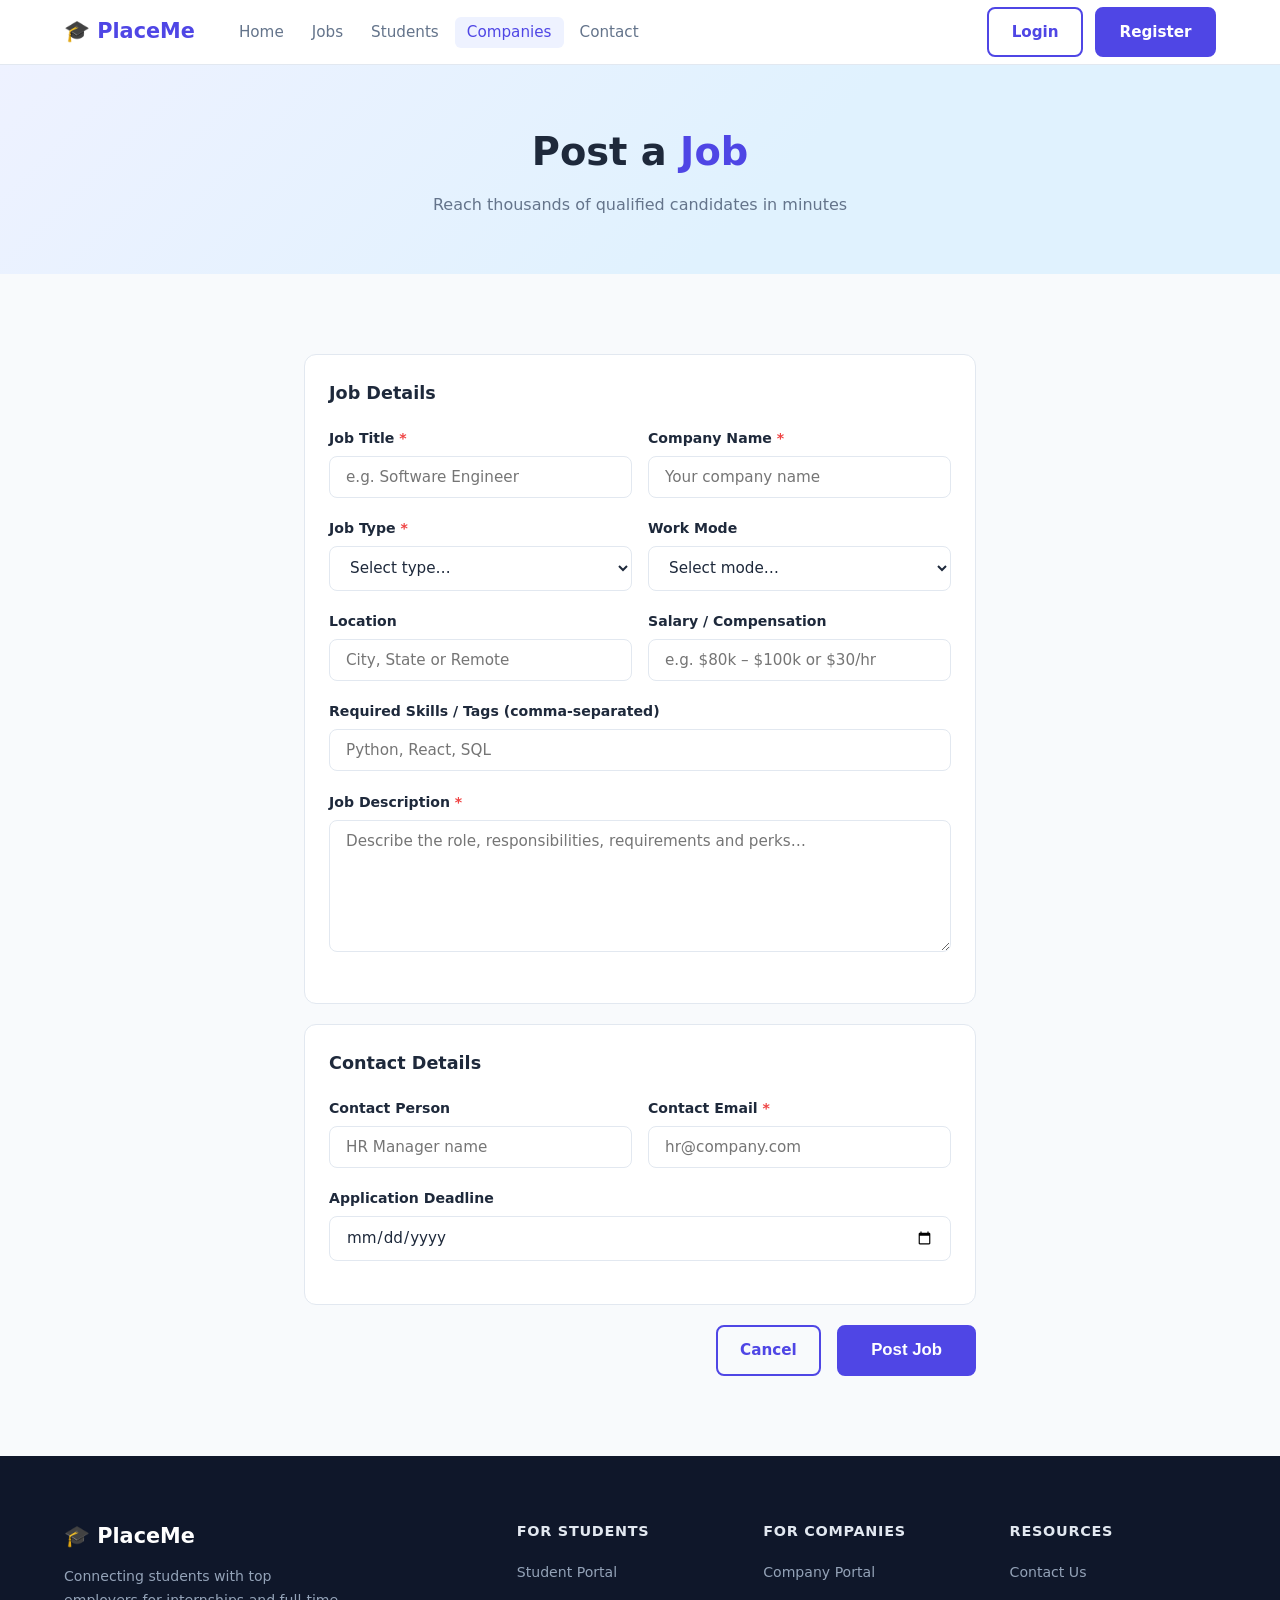
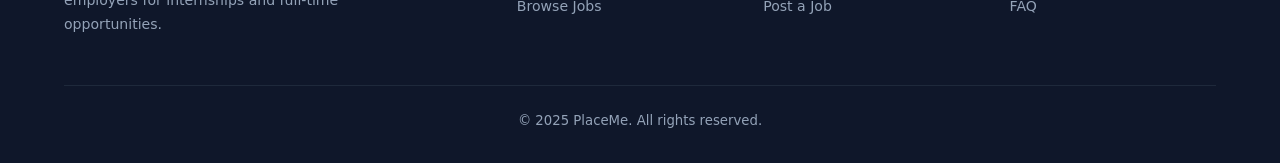
<file: post-job.html>
<!DOCTYPE html>
<html lang="en">
<head>
  <meta charset="UTF-8" />
  <meta name="viewport" content="width=device-width, initial-scale=1.0" />
  <title>Post a Job – PlaceMe</title>
  <link rel="stylesheet" href="css/styles.css" />
</head>
<body>
  <!-- Navigation -->
  <nav class="navbar">
    <div class="nav-container">
      <a href="index.html" class="nav-logo">🎓 PlaceMe</a>
      <ul class="nav-links">
        <li><a href="index.html">Home</a></li>
        <li><a href="jobs.html">Jobs</a></li>
        <li><a href="students.html">Students</a></li>
        <li><a href="companies.html" class="active">Companies</a></li>
        <li><a href="contact.html">Contact</a></li>
      </ul>
      <div class="nav-actions">
        <a href="login.html" class="btn btn-outline">Login</a>
        <a href="register.html?type=company" class="btn btn-primary">Register</a>
      </div>
      <button class="nav-toggle" aria-label="Toggle navigation">
        <span></span><span></span><span></span>
      </button>
    </div>
  </nav>

  <!-- Page Hero -->
  <section class="page-hero">
    <div class="container">
      <h1>Post a <span class="highlight">Job</span></h1>
      <p>Reach thousands of qualified candidates in minutes</p>
    </div>
  </section>

  <!-- Post Job Form -->
  <section class="section">
    <div class="container" style="max-width:720px">
      <div id="post-success" class="alert alert-success" style="display:none">
        <span>🎉</span> Your job has been posted successfully! It will appear in listings within the hour.
      </div>

      <form id="post-job-form" novalidate>
        <div class="dash-card">
          <h2>Job Details</h2>
          <div style="display:grid;grid-template-columns:1fr 1fr;gap:1rem">
            <div class="form-group">
              <label class="form-label" for="job-title">Job Title <span style="color:var(--danger)">*</span></label>
              <input type="text" id="job-title" class="form-control" placeholder="e.g. Software Engineer" />
            </div>
            <div class="form-group">
              <label class="form-label" for="job-company">Company Name <span style="color:var(--danger)">*</span></label>
              <input type="text" id="job-company" class="form-control" placeholder="Your company name" />
            </div>
          </div>
          <div style="display:grid;grid-template-columns:1fr 1fr;gap:1rem">
            <div class="form-group">
              <label class="form-label" for="job-type">Job Type <span style="color:var(--danger)">*</span></label>
              <select id="job-type" class="form-control">
                <option value="">Select type…</option>
                <option>Full-time</option>
                <option>Part-time</option>
                <option>Internship</option>
                <option>Contract</option>
              </select>
            </div>
            <div class="form-group">
              <label class="form-label" for="job-mode">Work Mode</label>
              <select id="job-mode" class="form-control">
                <option value="">Select mode…</option>
                <option>Remote</option>
                <option>Hybrid</option>
                <option>On-site</option>
              </select>
            </div>
          </div>
          <div style="display:grid;grid-template-columns:1fr 1fr;gap:1rem">
            <div class="form-group">
              <label class="form-label" for="job-location">Location</label>
              <input type="text" id="job-location" class="form-control" placeholder="City, State or Remote" />
            </div>
            <div class="form-group">
              <label class="form-label" for="job-salary">Salary / Compensation</label>
              <input type="text" id="job-salary" class="form-control" placeholder="e.g. $80k – $100k or $30/hr" />
            </div>
          </div>
          <div class="form-group">
            <label class="form-label" for="job-tags">Required Skills / Tags (comma-separated)</label>
            <input type="text" id="job-tags" class="form-control" placeholder="Python, React, SQL" />
          </div>
          <div class="form-group">
            <label class="form-label" for="job-description">Job Description <span style="color:var(--danger)">*</span></label>
            <textarea id="job-description" class="form-control" rows="6" placeholder="Describe the role, responsibilities, requirements and perks…"></textarea>
          </div>
        </div>

        <div class="dash-card">
          <h2>Contact Details</h2>
          <div style="display:grid;grid-template-columns:1fr 1fr;gap:1rem">
            <div class="form-group">
              <label class="form-label" for="job-contact-name">Contact Person</label>
              <input type="text" id="job-contact-name" class="form-control" placeholder="HR Manager name" />
            </div>
            <div class="form-group">
              <label class="form-label" for="job-contact-email">Contact Email <span style="color:var(--danger)">*</span></label>
              <input type="email" id="job-contact-email" class="form-control" placeholder="hr@company.com" />
            </div>
          </div>
          <div class="form-group">
            <label class="form-label" for="job-deadline">Application Deadline</label>
            <input type="date" id="job-deadline" class="form-control" />
          </div>
        </div>

        <div style="display:flex;justify-content:flex-end;gap:1rem">
          <a href="companies.html" class="btn btn-outline">Cancel</a>
          <button type="submit" class="btn btn-primary btn-lg">Post Job</button>
        </div>
      </form>
    </div>
  </section>

  <!-- Footer -->
  <footer class="footer">
    <div class="container">
      <div class="footer-grid">
        <div class="footer-brand">
          <a href="index.html" class="nav-logo">🎓 PlaceMe</a>
          <p>Connecting students with top employers for internships and full-time opportunities.</p>
        </div>
        <div class="footer-links">
          <h4>For Students</h4>
          <ul>
            <li><a href="students.html">Student Portal</a></li>
            <li><a href="jobs.html">Browse Jobs</a></li>
          </ul>
        </div>
        <div class="footer-links">
          <h4>For Companies</h4>
          <ul>
            <li><a href="companies.html">Company Portal</a></li>
            <li><a href="post-job.html">Post a Job</a></li>
          </ul>
        </div>
        <div class="footer-links">
          <h4>Resources</h4>
          <ul>
            <li><a href="contact.html">Contact Us</a></li>
            <li><a href="#">FAQ</a></li>
          </ul>
        </div>
      </div>
      <div class="footer-bottom">
        <p>© 2025 PlaceMe. All rights reserved.</p>
      </div>
    </div>
  </footer>

  <script src="js/main.js"></script>
  <script>
    document.getElementById("post-job-form").addEventListener("submit", function(event) {
      event.preventDefault();
      const title   = document.getElementById("job-title").value.trim();
      const company = document.getElementById("job-company").value.trim();
      const type    = document.getElementById("job-type").value;
      const desc    = document.getElementById("job-description").value.trim();
      const email   = document.getElementById("job-contact-email").value.trim();
      let valid = true;

      if (!title)   { showFieldError("job-title",   "Job title is required.");    valid = false; } else clearFieldError("job-title");
      if (!company) { showFieldError("job-company", "Company name is required."); valid = false; } else clearFieldError("job-company");
      if (!type)    { showFieldError("job-type",    "Please select a job type."); valid = false; } else clearFieldError("job-type");
      if (!desc || desc.length < 30) { showFieldError("job-description", "Please provide a detailed description (min 30 chars)."); valid = false; } else clearFieldError("job-description");
      if (!email.includes("@")) { showFieldError("job-contact-email", "Valid contact email required."); valid = false; } else clearFieldError("job-contact-email");

      if (!valid) return;

      document.getElementById("post-success").style.display = "flex";
      document.getElementById("post-job-form").reset();
      window.scrollTo({ top: 0, behavior: "smooth" });
      showToast("Job posted successfully! 🎉", "success");
    });
  </script>
</body>
</html>
</file>
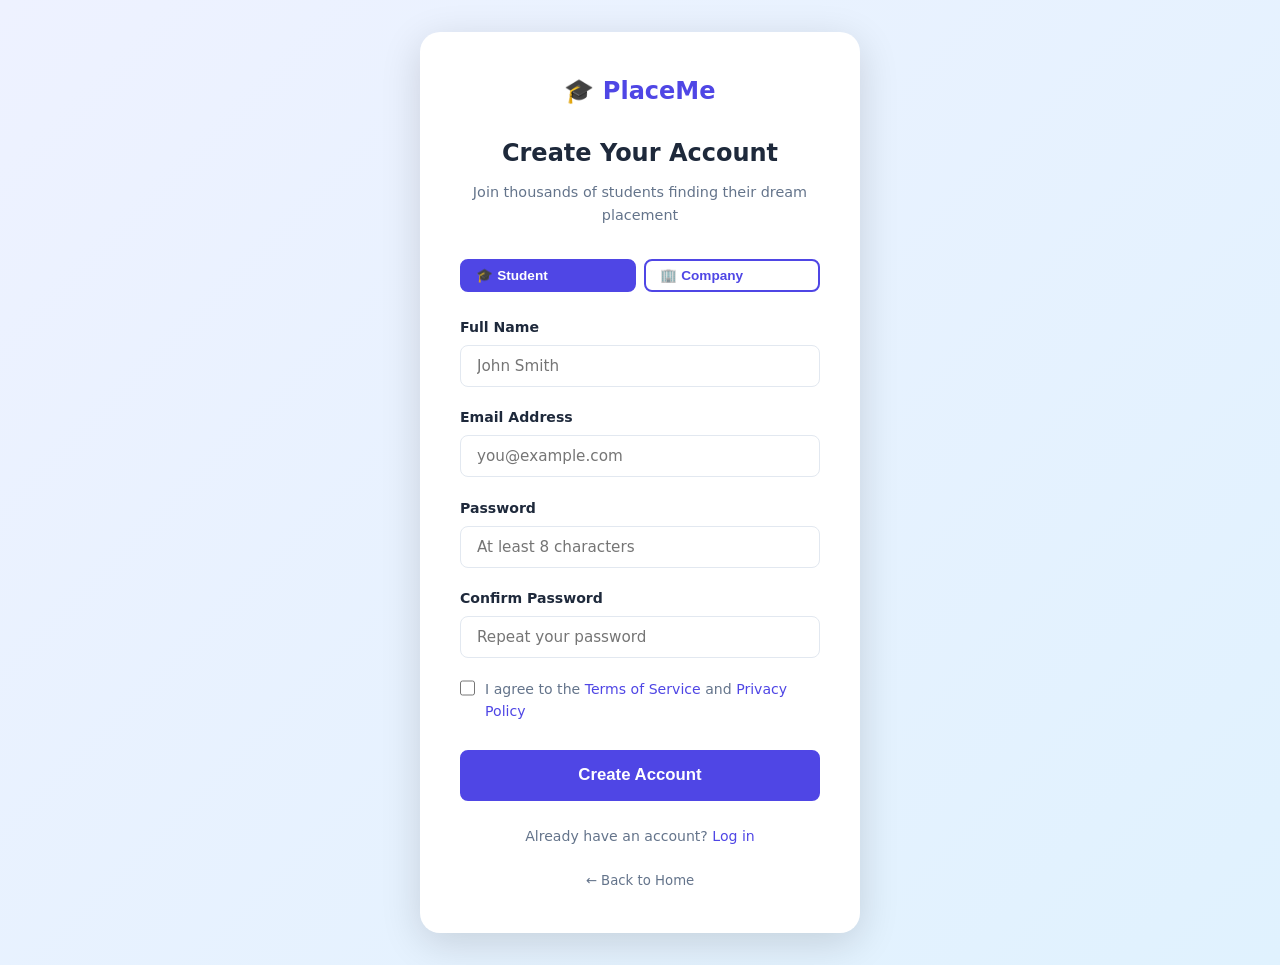
<file: register.html>
<!DOCTYPE html>
<html lang="en">
<head>
  <meta charset="UTF-8" />
  <meta name="viewport" content="width=device-width, initial-scale=1.0" />
  <title>Register – PlaceMe</title>
  <link rel="stylesheet" href="css/styles.css" />
</head>
<body>
  <div class="auth-page">
    <div class="auth-card">
      <div class="auth-logo">🎓 PlaceMe</div>
      <h1 class="auth-title">Create Your Account</h1>
      <p class="auth-subtitle">Join thousands of students finding their dream placement</p>

      <!-- Account type tabs -->
      <div style="display:flex;gap:.5rem;margin-bottom:1.5rem">
        <button id="tab-student" class="btn btn-primary btn-sm" style="flex:1" onclick="setAccountType('student')">🎓 Student</button>
        <button id="tab-company" class="btn btn-outline btn-sm" style="flex:1" onclick="setAccountType('company')">🏢 Company</button>
      </div>

      <form id="register-form" novalidate>
        <div class="form-group">
          <label class="form-label" for="reg-name" id="name-label">Full Name</label>
          <input type="text" id="reg-name" class="form-control" placeholder="John Smith" autocomplete="name" />
        </div>
        <div class="form-group">
          <label class="form-label" for="reg-email">Email Address</label>
          <input type="email" id="reg-email" class="form-control" placeholder="you@example.com" autocomplete="email" />
        </div>
        <div class="form-group">
          <label class="form-label" for="reg-password">Password</label>
          <input type="password" id="reg-password" class="form-control" placeholder="At least 8 characters" autocomplete="new-password" />
        </div>
        <div class="form-group">
          <label class="form-label" for="reg-confirm">Confirm Password</label>
          <input type="password" id="reg-confirm" class="form-control" placeholder="Repeat your password" autocomplete="new-password" />
        </div>
        <div class="form-group form-check">
          <input type="checkbox" id="reg-terms" />
          <label for="reg-terms">I agree to the <a href="#">Terms of Service</a> and <a href="#">Privacy Policy</a></label>
        </div>
        <button type="submit" class="btn btn-primary btn-block btn-lg" style="margin-top:.5rem">
          Create Account
        </button>
      </form>

      <div class="auth-footer">
        Already have an account? <a href="login.html">Log in</a>
      </div>

      <div style="text-align:center;margin-top:1.25rem">
        <a href="index.html" style="font-size:.83rem;color:var(--text-muted)">← Back to Home</a>
      </div>
    </div>
  </div>

  <script src="js/main.js"></script>
  <script>
    let accountType = "student";

    function setAccountType(type) {
      accountType = type;
      const nameLabel = document.getElementById("name-label");
      const tabStudent = document.getElementById("tab-student");
      const tabCompany = document.getElementById("tab-company");
      if (type === "student") {
        nameLabel.textContent = "Full Name";
        tabStudent.classList.replace("btn-outline", "btn-primary");
        tabCompany.classList.replace("btn-primary", "btn-outline");
      } else {
        nameLabel.textContent = "Company Name";
        tabCompany.classList.replace("btn-outline", "btn-primary");
        tabStudent.classList.replace("btn-primary", "btn-outline");
      }
    }

    // Check for URL param
    const urlParams = new URLSearchParams(window.location.search);
    if (urlParams.get("type") === "company") setAccountType("company");
  </script>
</body>
</html>
</file>
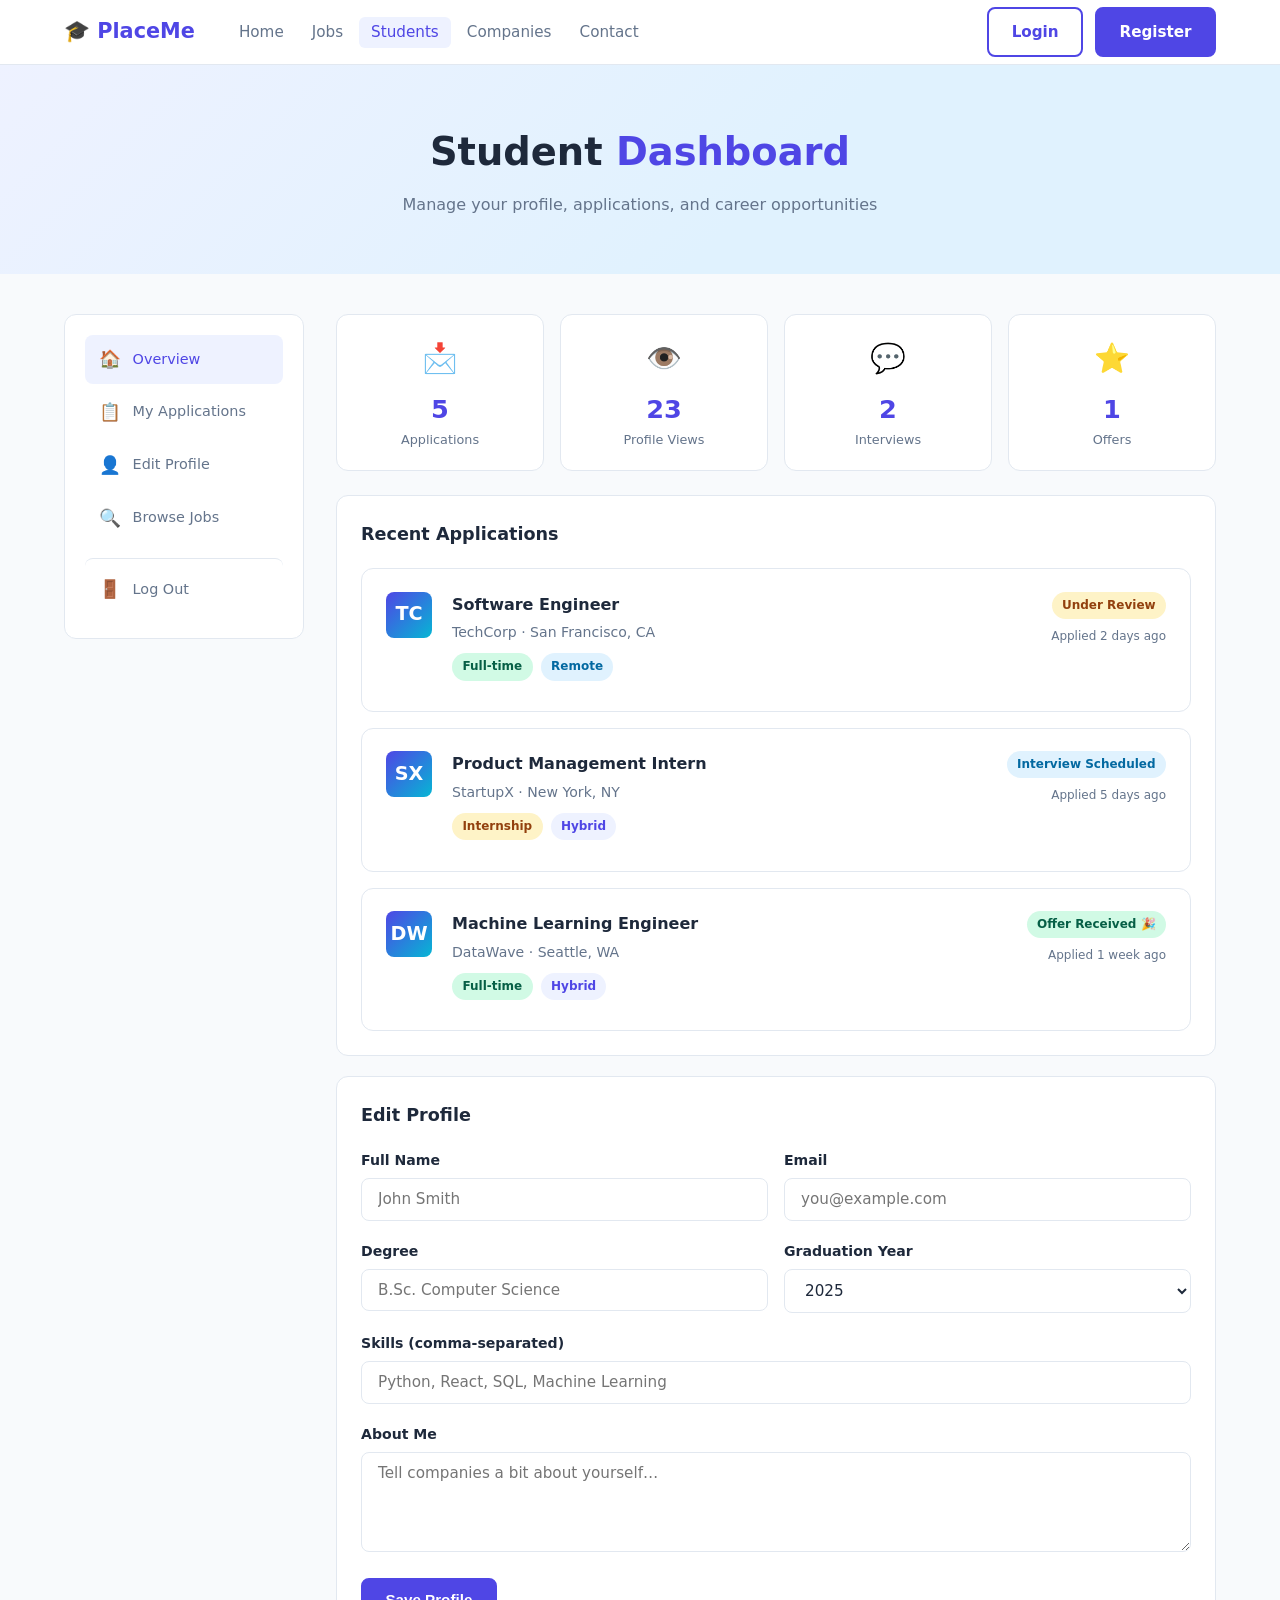
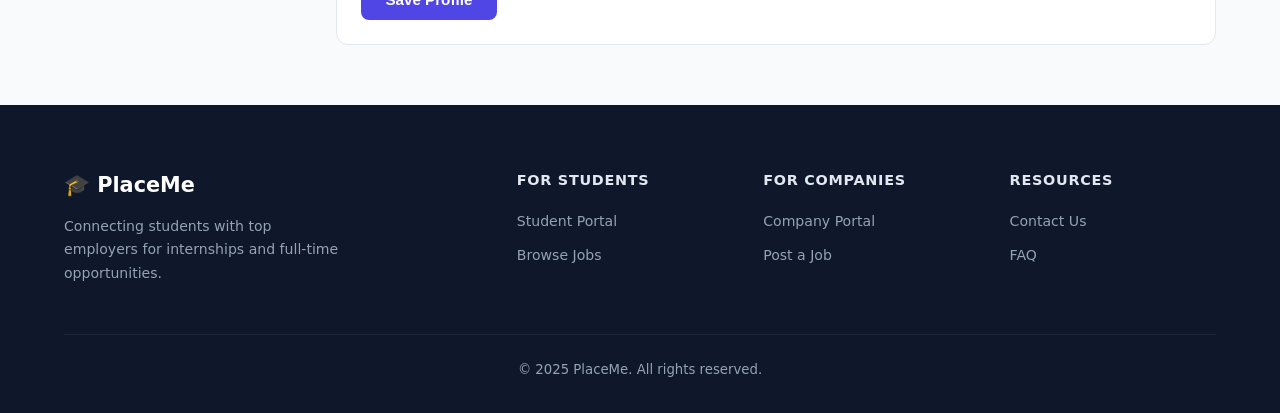
<file: students.html>
<!DOCTYPE html>
<html lang="en">
<head>
  <meta charset="UTF-8" />
  <meta name="viewport" content="width=device-width, initial-scale=1.0" />
  <title>Student Portal – PlaceMe</title>
  <link rel="stylesheet" href="css/styles.css" />
</head>
<body>
  <!-- Navigation -->
  <nav class="navbar">
    <div class="nav-container">
      <a href="index.html" class="nav-logo">🎓 PlaceMe</a>
      <ul class="nav-links">
        <li><a href="index.html">Home</a></li>
        <li><a href="jobs.html">Jobs</a></li>
        <li><a href="students.html" class="active">Students</a></li>
        <li><a href="companies.html">Companies</a></li>
        <li><a href="contact.html">Contact</a></li>
      </ul>
      <div class="nav-actions">
        <a href="login.html" class="btn btn-outline">Login</a>
        <a href="register.html" class="btn btn-primary">Register</a>
      </div>
      <button class="nav-toggle" aria-label="Toggle navigation">
        <span></span><span></span><span></span>
      </button>
    </div>
  </nav>

  <!-- Page Hero -->
  <section class="page-hero">
    <div class="container">
      <h1>Student <span class="highlight">Dashboard</span></h1>
      <p>Manage your profile, applications, and career opportunities</p>
    </div>
  </section>

  <!-- Dashboard -->
  <div class="container">
    <div class="dashboard-layout">
      <!-- Sidebar -->
      <aside class="sidebar-nav">
        <a href="#overview" class="active"><span class="sidebar-icon">🏠</span> Overview</a>
        <a href="#applications"><span class="sidebar-icon">📋</span> My Applications</a>
        <a href="#profile"><span class="sidebar-icon">👤</span> Edit Profile</a>
        <a href="jobs.html"><span class="sidebar-icon">🔍</span> Browse Jobs</a>
        <a href="#" style="margin-top:1rem;border-top:1px solid var(--border);padding-top:1rem" onclick="logout()"><span class="sidebar-icon">🚪</span> Log Out</a>
      </aside>

      <!-- Main Content -->
      <div class="dashboard-content">

        <!-- Stats -->
        <div class="stats-row">
          <div class="stat-card">
            <div class="stat-icon">📩</div>
            <div class="stat-value">5</div>
            <div class="stat-name">Applications</div>
          </div>
          <div class="stat-card">
            <div class="stat-icon">👁️</div>
            <div class="stat-value">23</div>
            <div class="stat-name">Profile Views</div>
          </div>
          <div class="stat-card">
            <div class="stat-icon">💬</div>
            <div class="stat-value">2</div>
            <div class="stat-name">Interviews</div>
          </div>
          <div class="stat-card">
            <div class="stat-icon">⭐</div>
            <div class="stat-value">1</div>
            <div class="stat-name">Offers</div>
          </div>
        </div>

        <!-- Applications -->
        <div class="dash-card" id="applications">
          <h2>Recent Applications</h2>
          <div class="jobs-list">
            <div class="job-list-card">
              <div class="company-avatar">TC</div>
              <div class="job-list-info">
                <div class="job-list-title">Software Engineer</div>
                <div class="job-list-company">TechCorp · San Francisco, CA</div>
                <div class="job-list-meta">
                  <span class="badge badge-success">Full-time</span>
                  <span class="badge badge-info">Remote</span>
                </div>
              </div>
              <div class="job-list-action">
                <span class="badge badge-warning">Under Review</span>
                <div class="job-list-date">Applied 2 days ago</div>
              </div>
            </div>
            <div class="job-list-card">
              <div class="company-avatar">SX</div>
              <div class="job-list-info">
                <div class="job-list-title">Product Management Intern</div>
                <div class="job-list-company">StartupX · New York, NY</div>
                <div class="job-list-meta">
                  <span class="badge badge-warning">Internship</span>
                  <span class="badge">Hybrid</span>
                </div>
              </div>
              <div class="job-list-action">
                <span class="badge badge-info">Interview Scheduled</span>
                <div class="job-list-date">Applied 5 days ago</div>
              </div>
            </div>
            <div class="job-list-card">
              <div class="company-avatar">DW</div>
              <div class="job-list-info">
                <div class="job-list-title">Machine Learning Engineer</div>
                <div class="job-list-company">DataWave · Seattle, WA</div>
                <div class="job-list-meta">
                  <span class="badge badge-success">Full-time</span>
                  <span class="badge">Hybrid</span>
                </div>
              </div>
              <div class="job-list-action">
                <span class="badge badge-success">Offer Received 🎉</span>
                <div class="job-list-date">Applied 1 week ago</div>
              </div>
            </div>
          </div>
        </div>

        <!-- Edit Profile -->
        <div class="dash-card" id="profile">
          <h2>Edit Profile</h2>
          <form id="profile-form" onsubmit="saveProfile(event)">
            <div style="display:grid;grid-template-columns:1fr 1fr;gap:1rem">
              <div class="form-group">
                <label class="form-label" for="p-name">Full Name</label>
                <input type="text" id="p-name" class="form-control" placeholder="John Smith" />
              </div>
              <div class="form-group">
                <label class="form-label" for="p-email">Email</label>
                <input type="email" id="p-email" class="form-control" placeholder="you@example.com" />
              </div>
            </div>
            <div style="display:grid;grid-template-columns:1fr 1fr;gap:1rem">
              <div class="form-group">
                <label class="form-label" for="p-degree">Degree</label>
                <input type="text" id="p-degree" class="form-control" placeholder="B.Sc. Computer Science" />
              </div>
              <div class="form-group">
                <label class="form-label" for="p-graduation">Graduation Year</label>
                <select id="p-graduation" class="form-control">
                  <option>2025</option>
                  <option>2026</option>
                  <option>2027</option>
                </select>
              </div>
            </div>
            <div class="form-group">
              <label class="form-label" for="p-skills">Skills (comma-separated)</label>
              <input type="text" id="p-skills" class="form-control" placeholder="Python, React, SQL, Machine Learning" />
            </div>
            <div class="form-group">
              <label class="form-label" for="p-bio">About Me</label>
              <textarea id="p-bio" class="form-control" rows="3" placeholder="Tell companies a bit about yourself…"></textarea>
            </div>
            <button type="submit" class="btn btn-primary">Save Profile</button>
          </form>
        </div>

      </div>
    </div>
  </div>

  <!-- Footer -->
  <footer class="footer">
    <div class="container">
      <div class="footer-grid">
        <div class="footer-brand">
          <a href="index.html" class="nav-logo">🎓 PlaceMe</a>
          <p>Connecting students with top employers for internships and full-time opportunities.</p>
        </div>
        <div class="footer-links">
          <h4>For Students</h4>
          <ul>
            <li><a href="students.html">Student Portal</a></li>
            <li><a href="jobs.html">Browse Jobs</a></li>
          </ul>
        </div>
        <div class="footer-links">
          <h4>For Companies</h4>
          <ul>
            <li><a href="companies.html">Company Portal</a></li>
            <li><a href="post-job.html">Post a Job</a></li>
          </ul>
        </div>
        <div class="footer-links">
          <h4>Resources</h4>
          <ul>
            <li><a href="contact.html">Contact Us</a></li>
            <li><a href="#">FAQ</a></li>
          </ul>
        </div>
      </div>
      <div class="footer-bottom">
        <p>© 2025 PlaceMe. All rights reserved.</p>
      </div>
    </div>
  </footer>

  <script src="js/main.js"></script>
  <script>
    function saveProfile(event) {
      event.preventDefault();
      showToast("Profile saved successfully! ✅", "success");
    }

    // Pre-fill from localStorage if logged in
    document.addEventListener("DOMContentLoaded", () => {
      const user = localStorage.getItem("pm_user");
      if (user) {
        const parsed = JSON.parse(user);
        const nameEl  = document.getElementById("p-name");
        const emailEl = document.getElementById("p-email");
        if (nameEl  && parsed.name)  nameEl.value  = parsed.name;
        if (emailEl && parsed.email) emailEl.value = parsed.email;
      }

      // Sidebar active link based on hash
      document.querySelectorAll(".sidebar-nav a").forEach(link => {
        link.addEventListener("click", function() {
          document.querySelectorAll(".sidebar-nav a").forEach(l => l.classList.remove("active"));
          this.classList.add("active");
        });
      });
    });
  </script>
</body>
</html>
</file>
<file: css/styles.css>
/* =========================================================
   PlaceMe – Placement Website Stylesheet
   ========================================================= */

/* ── Reset & Base ───────────────────────────────────────── */
*, *::before, *::after { box-sizing: border-box; margin: 0; padding: 0; }

:root {
  --primary:    #4f46e5;
  --primary-dk: #3730a3;
  --accent:     #06b6d4;
  --success:    #10b981;
  --warning:    #f59e0b;
  --danger:     #ef4444;
  --bg:         #f8fafc;
  --bg-alt:     #f1f5f9;
  --card-bg:    #ffffff;
  --text:       #1e293b;
  --text-muted: #64748b;
  --border:     #e2e8f0;
  --shadow-sm:  0 1px 3px rgba(0,0,0,.08);
  --shadow:     0 4px 16px rgba(0,0,0,.10);
  --shadow-lg:  0 10px 40px rgba(0,0,0,.14);
  --radius:     12px;
  --radius-sm:  8px;
  --radius-xl:  20px;
  --transition: .2s ease;
  --font:       'Segoe UI', system-ui, -apple-system, sans-serif;
}

html { scroll-behavior: smooth; }

body {
  font-family: var(--font);
  background: var(--bg);
  color: var(--text);
  line-height: 1.6;
  font-size: 16px;
}

a { color: var(--primary); text-decoration: none; transition: color var(--transition); }
a:hover { color: var(--primary-dk); }

ul { list-style: none; }

img { max-width: 100%; display: block; }

/* ── Utility ────────────────────────────────────────────── */
.container { max-width: 1200px; margin: 0 auto; padding: 0 1.5rem; }
.highlight  { color: var(--primary); }
.text-muted { color: var(--text-muted); }

/* ── Buttons ────────────────────────────────────────────── */
.btn {
  display: inline-flex;
  align-items: center;
  gap: .4rem;
  padding: .65rem 1.4rem;
  border-radius: var(--radius-sm);
  font-size: .95rem;
  font-weight: 600;
  cursor: pointer;
  border: 2px solid transparent;
  transition: all var(--transition);
  white-space: nowrap;
}

.btn-primary {
  background: var(--primary);
  color: #fff;
  border-color: var(--primary);
}
.btn-primary:hover {
  background: var(--primary-dk);
  border-color: var(--primary-dk);
  color: #fff;
  transform: translateY(-1px);
  box-shadow: 0 4px 14px rgba(79,70,229,.35);
}

.btn-outline {
  background: transparent;
  color: var(--primary);
  border-color: var(--primary);
}
.btn-outline:hover {
  background: var(--primary);
  color: #fff;
  transform: translateY(-1px);
}

.btn-light {
  background: #fff;
  color: var(--primary);
  border-color: #fff;
}
.btn-light:hover { background: #f0f0ff; color: var(--primary-dk); }

.btn-outline-light {
  background: transparent;
  color: #fff;
  border-color: rgba(255,255,255,.6);
}
.btn-outline-light:hover { background: rgba(255,255,255,.15); }

.btn-success  { background: var(--success);  color: #fff; border-color: var(--success); }
.btn-danger   { background: var(--danger);   color: #fff; border-color: var(--danger); }
.btn-sm       { padding: .4rem .9rem; font-size: .85rem; }
.btn-lg       { padding: .85rem 2rem; font-size: 1.05rem; }
.btn-block    { width: 100%; justify-content: center; }

.btn:disabled { opacity: .6; cursor: not-allowed; transform: none !important; }

/* ── Navbar ─────────────────────────────────────────────── */
.navbar {
  position: sticky;
  top: 0;
  z-index: 1000;
  background: rgba(255,255,255,.9);
  backdrop-filter: blur(10px);
  border-bottom: 1px solid var(--border);
}

.nav-container {
  max-width: 1200px;
  margin: 0 auto;
  padding: 0 1.5rem;
  display: flex;
  align-items: center;
  height: 64px;
  gap: 2rem;
}

.nav-logo {
  font-size: 1.3rem;
  font-weight: 700;
  color: var(--primary);
  display: flex;
  align-items: center;
  gap: .4rem;
  flex-shrink: 0;
}
.nav-logo:hover { color: var(--primary-dk); }

.nav-links {
  display: flex;
  gap: .25rem;
  margin: 0;
  flex: 1;
}
.nav-links a {
  color: var(--text-muted);
  font-weight: 500;
  padding: .4rem .75rem;
  border-radius: 6px;
  font-size: .95rem;
}
.nav-links a:hover,
.nav-links a.active { color: var(--primary); background: #eef2ff; }

.nav-actions { display: flex; gap: .75rem; flex-shrink: 0; }

.nav-toggle {
  display: none;
  flex-direction: column;
  gap: 5px;
  background: none;
  border: none;
  cursor: pointer;
  padding: 6px;
}
.nav-toggle span {
  display: block;
  width: 22px;
  height: 2px;
  background: var(--text);
  border-radius: 2px;
  transition: var(--transition);
}

/* ── Hero ───────────────────────────────────────────────── */
.hero {
  background: linear-gradient(135deg, #eef2ff 0%, #e0f2fe 100%);
  padding: 5rem 1.5rem;
  display: flex;
  align-items: center;
  justify-content: center;
  gap: 4rem;
  min-height: 82vh;
  position: relative;
  overflow: hidden;
}

.hero::before {
  content: '';
  position: absolute;
  width: 600px;
  height: 600px;
  border-radius: 50%;
  background: radial-gradient(circle, rgba(79,70,229,.08) 0%, transparent 70%);
  top: -200px;
  right: -100px;
  pointer-events: none;
}

.hero-content { max-width: 560px; }

.hero-title {
  font-size: clamp(2.2rem, 5vw, 3.4rem);
  font-weight: 800;
  line-height: 1.15;
  margin-bottom: 1rem;
  color: var(--text);
}

.hero-subtitle {
  font-size: 1.15rem;
  color: var(--text-muted);
  margin-bottom: 2rem;
  max-width: 440px;
}

.hero-search {
  display: flex;
  gap: .5rem;
  background: #fff;
  border: 1px solid var(--border);
  border-radius: var(--radius);
  padding: .4rem .4rem .4rem .8rem;
  box-shadow: var(--shadow);
  margin-bottom: 2.5rem;
  max-width: 500px;
}
.hero-search input {
  flex: 1;
  border: none;
  outline: none;
  font-size: .95rem;
  color: var(--text);
  background: transparent;
}

.hero-stats {
  display: flex;
  gap: 2.5rem;
}
.stat { display: flex; flex-direction: column; }
.stat-number {
  font-size: 1.6rem;
  font-weight: 800;
  color: var(--primary);
  line-height: 1;
}
.stat-label { font-size: .8rem; color: var(--text-muted); margin-top: .2rem; }

.hero-illustration {
  position: relative;
  width: 340px;
  height: 280px;
  flex-shrink: 0;
}

.floating-card {
  position: absolute;
  background: #fff;
  border: 1px solid var(--border);
  border-radius: var(--radius);
  padding: .8rem 1.2rem;
  font-size: .85rem;
  font-weight: 600;
  color: var(--text);
  box-shadow: var(--shadow);
  display: flex;
  align-items: center;
  gap: .5rem;
  animation: float 4s ease-in-out infinite;
}
.card-1 { top: 0;   left: 0;   animation-delay: 0s; }
.card-2 { top: 50%; left: 40%; animation-delay: 1.3s; }
.card-3 { top: 72%; left: 0;   animation-delay: 2.6s; }

@keyframes float {
  0%,100% { transform: translateY(0); }
  50%      { transform: translateY(-10px); }
}

/* ── Sections ───────────────────────────────────────────── */
.section     { padding: 5rem 0; }
.section-alt { background: var(--bg-alt); }

.section-title {
  font-size: clamp(1.6rem, 3vw, 2.2rem);
  font-weight: 700;
  text-align: center;
  margin-bottom: .75rem;
}
.section-subtitle {
  text-align: center;
  color: var(--text-muted);
  font-size: 1rem;
  margin-bottom: 2.5rem;
}
.section-cta { text-align: center; margin-top: 2.5rem; }

/* ── Jobs Grid ──────────────────────────────────────────── */
.jobs-grid {
  display: grid;
  grid-template-columns: repeat(auto-fill, minmax(300px, 1fr));
  gap: 1.25rem;
}

.job-card {
  background: var(--card-bg);
  border: 1px solid var(--border);
  border-radius: var(--radius);
  padding: 1.5rem;
  transition: all var(--transition);
  cursor: pointer;
}
.job-card:hover {
  border-color: var(--primary);
  box-shadow: var(--shadow);
  transform: translateY(-3px);
}

.job-card-header {
  display: flex;
  align-items: flex-start;
  gap: 1rem;
  margin-bottom: 1rem;
}
.company-avatar {
  width: 46px;
  height: 46px;
  border-radius: var(--radius-sm);
  background: linear-gradient(135deg, var(--primary), var(--accent));
  display: flex;
  align-items: center;
  justify-content: center;
  font-size: 1.2rem;
  color: #fff;
  font-weight: 700;
  flex-shrink: 0;
}
.job-title { font-size: 1rem; font-weight: 700; margin-bottom: .15rem; }
.job-company { font-size: .85rem; color: var(--text-muted); }

.job-meta { display: flex; flex-wrap: wrap; gap: .5rem; margin-bottom: 1rem; }
.badge {
  display: inline-flex;
  align-items: center;
  gap: .25rem;
  padding: .25rem .65rem;
  border-radius: 20px;
  font-size: .75rem;
  font-weight: 600;
  background: #eef2ff;
  color: var(--primary);
}
.badge-success { background: #d1fae5; color: #065f46; }
.badge-warning { background: #fef3c7; color: #92400e; }
.badge-info    { background: #e0f2fe; color: #0369a1; }

.job-description { font-size: .9rem; color: var(--text-muted); margin-bottom: 1.2rem; }

.job-footer {
  display: flex;
  align-items: center;
  justify-content: space-between;
  border-top: 1px solid var(--border);
  padding-top: 1rem;
}
.job-salary { font-weight: 700; color: var(--success); font-size: .95rem; }
.job-posted { font-size: .78rem; color: var(--text-muted); }

/* ── Steps ──────────────────────────────────────────────── */
.steps-grid {
  display: grid;
  grid-template-columns: repeat(auto-fill, minmax(260px, 1fr));
  gap: 2rem;
}

.step-card {
  text-align: center;
  padding: 2rem 1.5rem;
  background: var(--card-bg);
  border-radius: var(--radius);
  border: 1px solid var(--border);
  position: relative;
}
.step-number {
  position: absolute;
  top: -1px;
  left: -1px;
  background: var(--primary);
  color: #fff;
  font-size: .75rem;
  font-weight: 800;
  padding: .2rem .55rem;
  border-radius: var(--radius) 0 var(--radius-sm) 0;
}
.step-icon { font-size: 2.5rem; margin-bottom: 1rem; }
.step-card h3 { font-size: 1.1rem; font-weight: 700; margin-bottom: .6rem; }
.step-card p  { font-size: .9rem; color: var(--text-muted); }

/* ── Company Logos ──────────────────────────────────────── */
.companies-logos {
  display: flex;
  flex-wrap: wrap;
  gap: 1rem;
  justify-content: center;
  align-items: center;
  margin-bottom: 1.5rem;
}
.company-logo {
  background: var(--card-bg);
  border: 1px solid var(--border);
  border-radius: var(--radius-sm);
  padding: .9rem 2rem;
  font-weight: 700;
  color: var(--text-muted);
  font-size: .95rem;
  transition: all var(--transition);
}
.company-logo:hover {
  border-color: var(--primary);
  color: var(--primary);
  box-shadow: var(--shadow-sm);
}

/* ── Testimonials ───────────────────────────────────────── */
.testimonials-grid {
  display: grid;
  grid-template-columns: repeat(auto-fill, minmax(280px, 1fr));
  gap: 1.5rem;
}

.testimonial-card {
  background: var(--card-bg);
  border: 1px solid var(--border);
  border-radius: var(--radius);
  padding: 1.75rem;
  position: relative;
}
.testimonial-card::before {
  content: '"';
  position: absolute;
  top: .5rem;
  left: 1.2rem;
  font-size: 4rem;
  color: #e0e7ff;
  font-family: Georgia, serif;
  line-height: 1;
}
.testimonial-text {
  font-size: .9rem;
  color: var(--text-muted);
  font-style: italic;
  margin-bottom: 1.2rem;
  padding-top: 1rem;
}
.testimonial-author {
  display: flex;
  align-items: center;
  gap: .75rem;
}
.author-avatar {
  width: 40px;
  height: 40px;
  border-radius: 50%;
  background: linear-gradient(135deg, var(--primary), var(--accent));
  color: #fff;
  font-size: .8rem;
  font-weight: 700;
  display: flex;
  align-items: center;
  justify-content: center;
}
.testimonial-author strong { display: block; font-size: .9rem; }
.testimonial-author span  { font-size: .78rem; color: var(--text-muted); }

/* ── CTA Banner ─────────────────────────────────────────── */
.cta-banner {
  background: linear-gradient(135deg, var(--primary) 0%, var(--primary-dk) 100%);
  color: #fff;
  padding: 5rem 1.5rem;
  text-align: center;
}
.cta-banner h2 { font-size: clamp(1.5rem, 3vw, 2.2rem); font-weight: 700; margin-bottom: .75rem; }
.cta-banner p  { font-size: 1.05rem; opacity: .85; margin-bottom: 2rem; }
.cta-buttons   { display: flex; gap: 1rem; justify-content: center; flex-wrap: wrap; }

/* ── Footer ─────────────────────────────────────────────── */
.footer { background: #0f172a; color: #94a3b8; padding: 4rem 0 2rem; }

.footer-grid {
  display: grid;
  grid-template-columns: 2fr 1fr 1fr 1fr;
  gap: 2.5rem;
  margin-bottom: 3rem;
}
.footer-brand .nav-logo { color: #fff; margin-bottom: .75rem; display: inline-flex; }
.footer-brand p  { font-size: .88rem; line-height: 1.7; max-width: 280px; }

.footer-links h4 {
  color: #e2e8f0;
  font-size: .9rem;
  font-weight: 600;
  margin-bottom: 1rem;
  text-transform: uppercase;
  letter-spacing: .05em;
}
.footer-links ul { display: flex; flex-direction: column; gap: .5rem; }
.footer-links a  { color: #94a3b8; font-size: .88rem; }
.footer-links a:hover { color: #fff; }

.footer-bottom {
  border-top: 1px solid #1e293b;
  padding-top: 1.5rem;
  text-align: center;
  font-size: .83rem;
}

/* ── Forms & Auth Pages ─────────────────────────────────── */
.auth-page {
  min-height: 100vh;
  display: flex;
  align-items: center;
  justify-content: center;
  background: linear-gradient(135deg, #eef2ff 0%, #e0f2fe 100%);
  padding: 2rem 1rem;
}

.auth-card {
  background: #fff;
  border-radius: var(--radius-xl);
  padding: 2.5rem;
  width: 100%;
  max-width: 440px;
  box-shadow: var(--shadow-lg);
}

.auth-logo {
  text-align: center;
  font-size: 1.5rem;
  font-weight: 700;
  color: var(--primary);
  margin-bottom: 1.5rem;
}

.auth-title {
  font-size: 1.5rem;
  font-weight: 700;
  text-align: center;
  margin-bottom: .5rem;
}
.auth-subtitle {
  text-align: center;
  color: var(--text-muted);
  font-size: .9rem;
  margin-bottom: 2rem;
}

.form-group { margin-bottom: 1.2rem; }
.form-label {
  display: block;
  font-size: .88rem;
  font-weight: 600;
  margin-bottom: .4rem;
  color: var(--text);
}
.form-control {
  width: 100%;
  padding: .7rem 1rem;
  border: 1.5px solid var(--border);
  border-radius: var(--radius-sm);
  font-size: .95rem;
  color: var(--text);
  background: #fff;
  transition: border-color var(--transition), box-shadow var(--transition);
  outline: none;
  font-family: var(--font);
}
.form-control:focus {
  border-color: var(--primary);
  box-shadow: 0 0 0 3px rgba(79,70,229,.1);
}
.form-control.error { border-color: var(--danger); }
.form-error { color: var(--danger); font-size: .8rem; margin-top: .3rem; display: none; }
.form-error.show { display: block; }

select.form-control { cursor: pointer; }
textarea.form-control { resize: vertical; min-height: 100px; }

.form-check { display: flex; align-items: flex-start; gap: .6rem; }
.form-check input[type="checkbox"] { width: 16px; height: 16px; margin-top: 2px; accent-color: var(--primary); }
.form-check label { font-size: .88rem; color: var(--text-muted); }

.auth-divider { text-align: center; color: var(--text-muted); margin: 1.25rem 0; font-size: .85rem; position: relative; }
.auth-divider::before,
.auth-divider::after {
  content: '';
  position: absolute;
  top: 50%;
  width: 38%;
  height: 1px;
  background: var(--border);
}
.auth-divider::before { left: 0; }
.auth-divider::after  { right: 0; }

.auth-footer {
  text-align: center;
  font-size: .88rem;
  color: var(--text-muted);
  margin-top: 1.5rem;
}

/* ── Jobs Page ──────────────────────────────────────────── */
.page-hero {
  background: linear-gradient(135deg, #eef2ff 0%, #e0f2fe 60%);
  padding: 3.5rem 1.5rem;
  text-align: center;
}
.page-hero h1 { font-size: clamp(1.8rem, 3vw, 2.5rem); font-weight: 800; margin-bottom: .6rem; }
.page-hero p  { color: var(--text-muted); font-size: 1rem; }

.jobs-page { padding: 3rem 0; }

.jobs-layout { display: flex; gap: 2rem; }

.filters-sidebar {
  width: 260px;
  flex-shrink: 0;
}

.filter-card {
  background: var(--card-bg);
  border: 1px solid var(--border);
  border-radius: var(--radius);
  padding: 1.5rem;
  margin-bottom: 1.25rem;
}
.filter-card h3 { font-size: .95rem; font-weight: 700; margin-bottom: 1rem; }

.filter-option { display: flex; align-items: center; gap: .6rem; margin-bottom: .6rem; }
.filter-option input[type="checkbox"] { accent-color: var(--primary); }
.filter-option label { font-size: .88rem; color: var(--text-muted); cursor: pointer; flex: 1; }
.filter-count {
  background: var(--bg-alt);
  border-radius: 12px;
  padding: .1rem .45rem;
  font-size: .72rem;
  color: var(--text-muted);
}

.jobs-main { flex: 1; min-width: 0; }

.jobs-toolbar {
  display: flex;
  align-items: center;
  justify-content: space-between;
  margin-bottom: 1.25rem;
  flex-wrap: wrap;
  gap: .75rem;
}
.jobs-count { font-size: .9rem; color: var(--text-muted); }
.jobs-count strong { color: var(--text); }
.jobs-sort select { padding: .45rem .8rem; border: 1px solid var(--border); border-radius: 6px; font-size: .88rem; }

.jobs-list { display: flex; flex-direction: column; gap: 1rem; }

.job-list-card {
  background: var(--card-bg);
  border: 1px solid var(--border);
  border-radius: var(--radius);
  padding: 1.4rem 1.5rem;
  display: flex;
  gap: 1.25rem;
  align-items: flex-start;
  transition: all var(--transition);
  cursor: pointer;
}
.job-list-card:hover { border-color: var(--primary); box-shadow: var(--shadow); }

.job-list-info { flex: 1; min-width: 0; }
.job-list-title { font-size: 1rem; font-weight: 700; margin-bottom: .25rem; }
.job-list-company { font-size: .88rem; color: var(--text-muted); margin-bottom: .6rem; }
.job-list-meta { display: flex; flex-wrap: wrap; gap: .5rem; margin-bottom: .5rem; }
.job-list-desc { font-size: .85rem; color: var(--text-muted); }

.job-list-action { flex-shrink: 0; display: flex; flex-direction: column; align-items: flex-end; gap: .5rem; }
.job-list-salary { font-weight: 700; color: var(--success); font-size: .9rem; }
.job-list-date   { font-size: .75rem; color: var(--text-muted); }

/* ── Profile/Dashboard ──────────────────────────────────── */
.dashboard-layout { display: grid; grid-template-columns: 240px 1fr; gap: 2rem; padding: 2.5rem 0; }

.sidebar-nav {
  background: var(--card-bg);
  border: 1px solid var(--border);
  border-radius: var(--radius);
  padding: 1.25rem;
  height: fit-content;
  position: sticky;
  top: 80px;
}

.sidebar-nav a {
  display: flex;
  align-items: center;
  gap: .7rem;
  padding: .65rem .9rem;
  border-radius: 8px;
  color: var(--text-muted);
  font-size: .9rem;
  font-weight: 500;
  margin-bottom: .25rem;
}
.sidebar-nav a:hover,
.sidebar-nav a.active { background: #eef2ff; color: var(--primary); }
.sidebar-nav .sidebar-icon { font-size: 1.1rem; }

.dashboard-content { min-width: 0; }

.dash-card {
  background: var(--card-bg);
  border: 1px solid var(--border);
  border-radius: var(--radius);
  padding: 1.5rem;
  margin-bottom: 1.25rem;
}
.dash-card h2 { font-size: 1.1rem; font-weight: 700; margin-bottom: 1.25rem; }

.stats-row { display: grid; grid-template-columns: repeat(4, 1fr); gap: 1rem; margin-bottom: 1.5rem; }
.stat-card {
  background: var(--card-bg);
  border: 1px solid var(--border);
  border-radius: var(--radius);
  padding: 1.25rem;
  text-align: center;
}
.stat-card .stat-icon { font-size: 1.8rem; margin-bottom: .5rem; }
.stat-card .stat-value { font-size: 1.6rem; font-weight: 800; color: var(--primary); }
.stat-card .stat-name  { font-size: .8rem; color: var(--text-muted); }

/* ── Alerts / Toasts ────────────────────────────────────── */
.alert {
  padding: .85rem 1rem;
  border-radius: var(--radius-sm);
  font-size: .9rem;
  display: flex;
  align-items: flex-start;
  gap: .6rem;
  margin-bottom: 1rem;
}
.alert-success { background: #d1fae5; color: #065f46; border: 1px solid #a7f3d0; }
.alert-error   { background: #fee2e2; color: #991b1b; border: 1px solid #fca5a5; }
.alert-info    { background: #e0f2fe; color: #0369a1; border: 1px solid #bae6fd; }

.toast-container {
  position: fixed;
  bottom: 1.5rem;
  right: 1.5rem;
  z-index: 9999;
  display: flex;
  flex-direction: column;
  gap: .6rem;
}
.toast {
  background: var(--text);
  color: #fff;
  padding: .8rem 1.2rem;
  border-radius: var(--radius-sm);
  font-size: .9rem;
  box-shadow: var(--shadow-lg);
  animation: slideIn .3s ease;
  max-width: 320px;
}
@keyframes slideIn {
  from { transform: translateX(100%); opacity: 0; }
  to   { transform: translateX(0);    opacity: 1; }
}

/* ── Responsive ─────────────────────────────────────────── */
@media (max-width: 1024px) {
  .footer-grid { grid-template-columns: 1fr 1fr; }
  .jobs-layout { flex-direction: column; }
  .filters-sidebar { width: 100%; }
  .dashboard-layout { grid-template-columns: 1fr; }
  .stats-row { grid-template-columns: repeat(2, 1fr); }
}

@media (max-width: 768px) {
  .nav-links, .nav-actions { display: none; }
  .nav-toggle { display: flex; margin-left: auto; }

  .nav-links.open {
    display: flex;
    flex-direction: column;
    position: absolute;
    top: 64px;
    left: 0;
    right: 0;
    background: #fff;
    border-bottom: 1px solid var(--border);
    padding: 1rem 1.5rem;
    gap: .25rem;
    z-index: 999;
  }
  .nav-links.open + .nav-actions {
    display: flex;
    position: absolute;
    top: 64px;
    right: 1.5rem;
  }

  .hero {
    flex-direction: column;
    text-align: center;
    padding: 3.5rem 1.5rem;
    min-height: unset;
    gap: 2.5rem;
  }
  .hero-search { flex-direction: column; max-width: 100%; }
  .hero-stats  { justify-content: center; }
  .hero-illustration { display: none; }

  .footer-grid { grid-template-columns: 1fr; }

  .job-list-card { flex-direction: column; }
  .job-list-action { flex-direction: row; justify-content: space-between; width: 100%; }

  .auth-card { padding: 2rem 1.25rem; }

  .steps-grid, .testimonials-grid { grid-template-columns: 1fr; }
}

@media (max-width: 480px) {
  .hero-stats  { gap: 1.5rem; }
  .stats-row   { grid-template-columns: repeat(2, 1fr); }
  .cta-buttons { flex-direction: column; align-items: center; }
}
</file>
